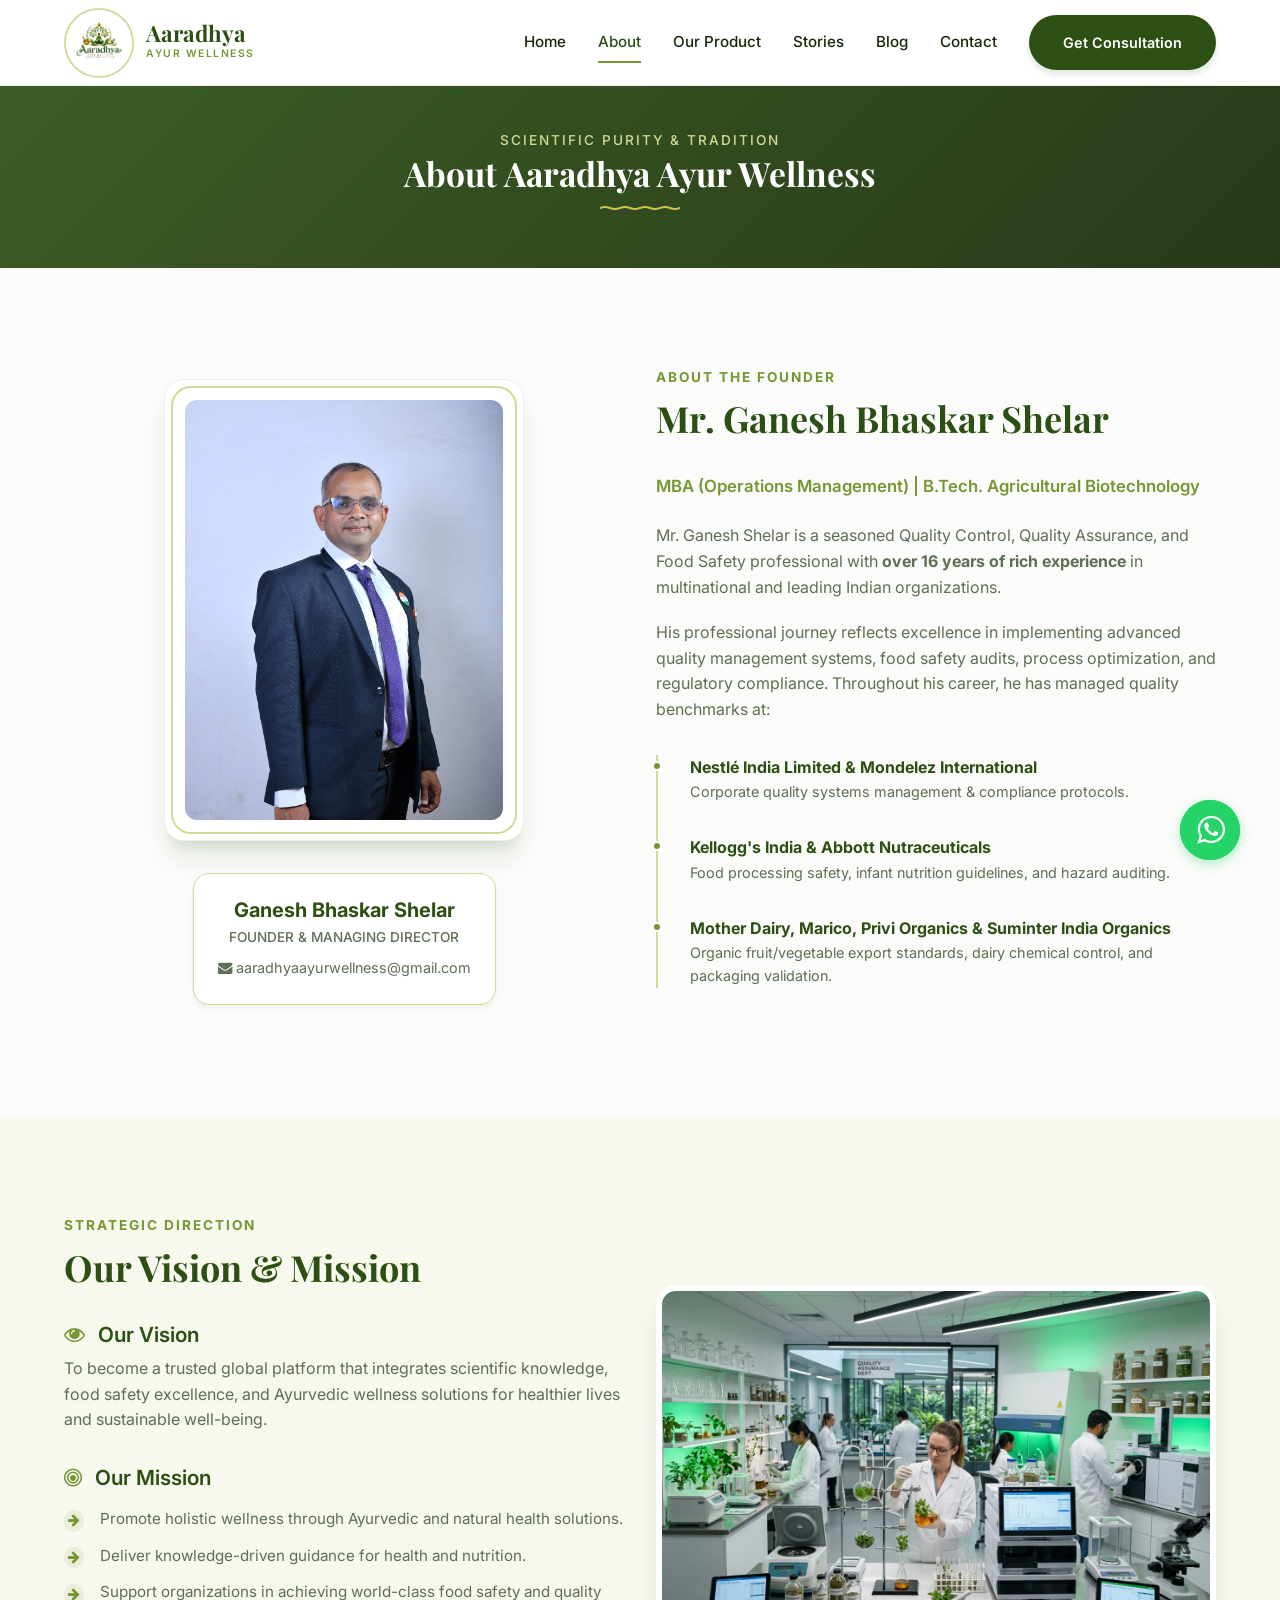
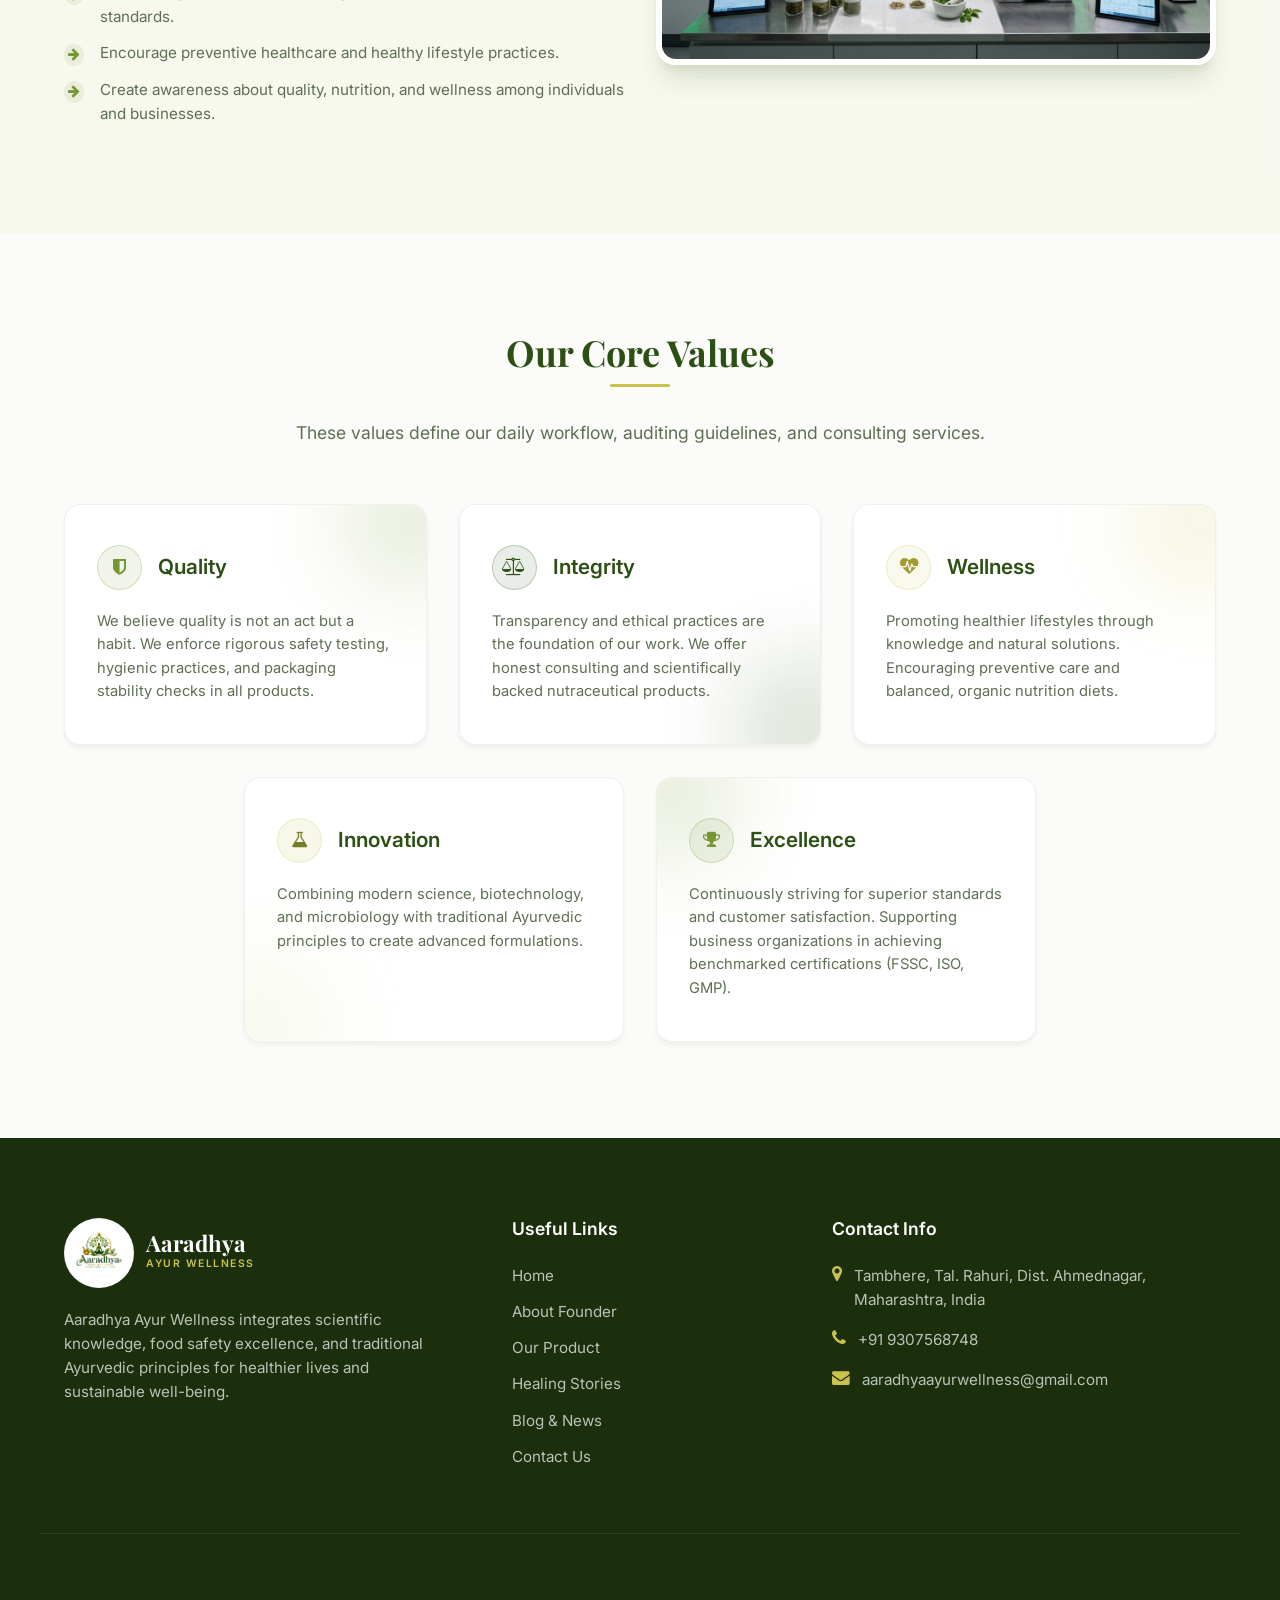
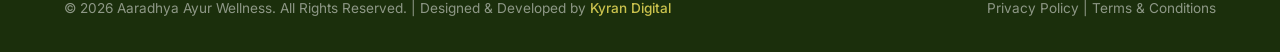
<file: about.html>
<!DOCTYPE html>
<html lang="en">
<head>
  <meta charset="UTF-8">
  <meta name="viewport" content="width=device-width, initial-scale=1.0">
  <meta name="description" content="Learn about Ganesh Bhaskar Shelar, the founder of Aaradhya Ayur Wellness, and our commitment to combining scientific food safety and Ayurvedic solutions.">
  <meta name="keywords" content="Ganesh Bhaskar Shelar, Abbott, Nestle, Kellogg, Mondelez, Food Safety, Quality Assurance, About Aaradhya Ayur Wellness">
  <title>About Us | Aaradhya Ayur Wellness</title>
  
  <!-- Favicon -->
  <link rel="icon" type="image/jpeg" href="images/logo.jpg">
  
  <!-- FontAwesome & CSS Stylesheets -->
  <link rel="stylesheet" href="https://cdnjs.cloudflare.com/ajax/libs/font-awesome/4.7.0/css/font-awesome.min.css">
  <link rel="stylesheet" href="css/style.css">
</head>
<body>

  <!-- Floating WhatsApp Action -->
  <a href="https://wa.me/919307568748" class="whatsapp-floating" target="_blank" rel="noopener noreferrer" aria-label="Contact us on WhatsApp">
    <i class="fa fa-whatsapp"></i>
    <div class="ripple"></div>
  </a>

  <!-- Header & Navigation -->
  <header class="header">
    <div class="container nav-container">
      <a href="index.html" class="logo-area" aria-label="Aaradhya Ayur Wellness Home">
        <img src="images/logo.jpg" alt="Aaradhya Ayur Wellness Logo" class="logo-img">
        <div class="logo-text">
          <span class="brand-name">Aaradhya</span>
          <span class="brand-tagline">Ayur Wellness</span>
        </div>
      </a>
      
      <button class="mobile-menu-toggle" aria-label="Toggle Navigation Menu" aria-expanded="false">&#9776;</button>
      
      <nav class="main-nav" role="navigation">
        <a href="index.html" class="nav-link">Home</a>
        <a href="about.html" class="nav-link active">About</a>
        <a href="products.html" class="nav-link">Our Product</a>
        <a href="healing-stories.html" class="nav-link">Stories</a>
        <a href="blog.html" class="nav-link">Blog</a>
        <a href="contact.html" class="nav-link">Contact</a>
        <a href="contact.html" class="btn nav-cta">Get Consultation</a>
      </nav>
    </div>
  </header>

  <!-- Inner Hero Section -->
  <section class="inner-hero">
    <div class="container">
      <p class="reveal">Scientific Purity & Tradition</p>
      <h1 class="reveal">About Aaradhya Ayur Wellness</h1>
    </div>
  </section>

  <!-- Founder Profile Section -->
  <section id="about-founder">
    <div class="container grid grid-2 why-us-grid">
      <div class="reveal" style="display: flex; flex-direction: column; align-items: center; justify-content: center;">
        <div class="founder-frame">
          <img src="images/founder.jpg" alt="Mr. Ganesh Bhaskar Shelar - Founder of Aaradhya Ayur Wellness">
        </div>
        <div class="card" style="margin-top: 2rem; padding: 1.5rem; text-align: center; border-color: var(--sage);">
          <h4 style="font-family: var(--font-sans); font-weight: 700; color: var(--primary);">Ganesh Bhaskar Shelar</h4>
          <p style="font-size: 0.85rem; color: var(--text-muted); font-weight: 500; text-transform: uppercase; margin-top: 0.25rem;">Founder & Managing Director</p>
          <p style="font-size: 0.9rem; color: var(--text-muted); margin-top: 0.5rem;"><i class="fa fa-envelope" aria-hidden="true"></i> aaradhyaayurwellness@gmail.com</p>
        </div>
      </div>
      
      <div class="why-us-content reveal">
        <span style="color: var(--secondary); font-weight: 700; text-transform: uppercase; letter-spacing: 2px; font-size: 0.85rem;">About the Founder</span>
        <h2 style="margin-top: 0.5rem; padding-bottom: 0; line-height: 1.2;">Mr. Ganesh Bhaskar Shelar</h2>
        <p style="font-size: 1.05rem; font-weight: 600; color: var(--secondary); margin-top: 0.5rem; margin-bottom: 1.5rem;">MBA (Operations Management) | B.Tech. Agricultural Biotechnology</p>
        
        <p style="color: var(--text-muted); margin-bottom: 1.25rem;">
          Mr. Ganesh Shelar is a seasoned Quality Control, Quality Assurance, and Food Safety professional with <strong>over 16 years of rich experience</strong> in multinational and leading Indian organizations. 
        </p>
        <p style="color: var(--text-muted); margin-bottom: 1.25rem;">
          His professional journey reflects excellence in implementing advanced quality management systems, food safety audits, process optimization, and regulatory compliance. Throughout his career, he has managed quality benchmarks at:
        </p>
        
        <!-- Experience Timeline/Companies -->
        <div class="timeline">
          <div class="timeline-item">
            <div class="timeline-company">Nestlé India Limited & Mondelez International</div>
            <div class="timeline-role">Corporate quality systems management & compliance protocols.</div>
          </div>
          <div class="timeline-item">
            <div class="timeline-company">Kellogg's India & Abbott Nutraceuticals</div>
            <div class="timeline-role">Food processing safety, infant nutrition guidelines, and hazard auditing.</div>
          </div>
          <div class="timeline-item">
            <div class="timeline-company">Mother Dairy, Marico, Privi Organics & Suminter India Organics</div>
            <div class="timeline-role">Organic fruit/vegetable export standards, dairy chemical control, and packaging validation.</div>
          </div>
        </div>
      </div>
    </div>
  </section>

  <!-- Vision & Mission Section -->
  <section class="section-muted" id="vision-mission">
    <div class="container grid grid-2 why-us-grid">
      <div class="why-us-content reveal">
        <span style="color: var(--secondary); font-weight: 700; text-transform: uppercase; letter-spacing: 2px; font-size: 0.85rem;">Strategic Direction</span>
        <h2 style="margin-top: 0.5rem; padding-bottom: 0;">Our Vision & Mission</h2>
        
        <div style="margin-top: 2rem;">
          <h3 style="font-family: var(--font-sans); font-weight: 600; font-size: 1.3rem; margin-bottom: 0.5rem; color: var(--primary);"><i class="fa fa-eye" aria-hidden="true" style="margin-right: 0.5rem; color: var(--secondary);"></i> Our Vision</h3>
          <p style="color: var(--text-muted); margin-bottom: 2rem;">To become a trusted global platform that integrates scientific knowledge, food safety excellence, and Ayurvedic wellness solutions for healthier lives and sustainable well-being.</p>
        </div>
        
        <div>
          <h3 style="font-family: var(--font-sans); font-weight: 600; font-size: 1.3rem; margin-bottom: 1rem; color: var(--primary);"><i class="fa fa-bullseye" aria-hidden="true" style="margin-right: 0.5rem; color: var(--secondary);"></i> Our Mission</h3>
          <ul class="why-us-list">
            <li class="why-us-item" style="margin-bottom: 0.75rem;">
              <div class="why-us-icon" style="padding: 0.25rem;"><i class="fa fa-arrow-right" style="font-size: 0.85rem;"></i></div>
              <p style="font-size: 0.95rem; color: var(--text-muted);">Promote holistic wellness through Ayurvedic and natural health solutions.</p>
            </li>
            <li class="why-us-item" style="margin-bottom: 0.75rem;">
              <div class="why-us-icon" style="padding: 0.25rem;"><i class="fa fa-arrow-right" style="font-size: 0.85rem;"></i></div>
              <p style="font-size: 0.95rem; color: var(--text-muted);">Deliver knowledge-driven guidance for health and nutrition.</p>
            </li>
            <li class="why-us-item" style="margin-bottom: 0.75rem;">
              <div class="why-us-icon" style="padding: 0.25rem;"><i class="fa fa-arrow-right" style="font-size: 0.85rem;"></i></div>
              <p style="font-size: 0.95rem; color: var(--text-muted);">Support organizations in achieving world-class food safety and quality standards.</p>
            </li>
            <li class="why-us-item" style="margin-bottom: 0.75rem;">
              <div class="why-us-icon" style="padding: 0.25rem;"><i class="fa fa-arrow-right" style="font-size: 0.85rem;"></i></div>
              <p style="font-size: 0.95rem; color: var(--text-muted);">Encourage preventive healthcare and healthy lifestyle practices.</p>
            </li>
            <li class="why-us-item" style="margin-bottom: 0.75rem;">
              <div class="why-us-icon" style="padding: 0.25rem;"><i class="fa fa-arrow-right" style="font-size: 0.85rem;"></i></div>
              <p style="font-size: 0.95rem; color: var(--text-muted);">Create awareness about quality, nutrition, and wellness among individuals and businesses.</p>
            </li>
          </ul>
        </div>
      </div>
      
      <div class="reveal">
        <div class="why-us-img">
          <img src="images/qa_lab.jpg" alt="Quality Audits and Laboratory Science">
        </div>
      </div>
    </div>
  </section>

  <!-- Core Values Section -->
  <section id="our-values">
    <div class="container">
      <div class="section-title reveal">
        <h2>Our Core Values</h2>
        <p>These values define our daily workflow, auditing guidelines, and consulting services.</p>
      </div>
      
      <div class="values-grid">
        <!-- Value 1 -->
        <div class="card value-card reveal">
          <div class="value-card-header">
            <div class="value-icon-badge">
              <i class="fa fa-shield"></i>
            </div>
            <h3>Quality</h3>
          </div>
          <p>We believe quality is not an act but a habit. We enforce rigorous safety testing, hygienic practices, and packaging stability checks in all products.</p>
        </div>
        <!-- Value 2 -->
        <div class="card value-card reveal">
          <div class="value-card-header">
            <div class="value-icon-badge">
              <i class="fa fa-balance-scale"></i>
            </div>
            <h3>Integrity</h3>
          </div>
          <p>Transparency and ethical practices are the foundation of our work. We offer honest consulting and scientifically backed nutraceutical products.</p>
        </div>
        <!-- Value 3 -->
        <div class="card value-card reveal">
          <div class="value-card-header">
            <div class="value-icon-badge">
              <i class="fa fa-heartbeat"></i>
            </div>
            <h3>Wellness</h3>
          </div>
          <p>Promoting healthier lifestyles through knowledge and natural solutions. Encouraging preventive care and balanced, organic nutrition diets.</p>
        </div>
        <!-- Value 4 -->
        <div class="card value-card reveal">
          <div class="value-card-header">
            <div class="value-icon-badge">
              <i class="fa fa-flask"></i>
            </div>
            <h3>Innovation</h3>
          </div>
          <p>Combining modern science, biotechnology, and microbiology with traditional Ayurvedic principles to create advanced formulations.</p>
        </div>
        <!-- Value 5 -->
        <div class="card value-card reveal">
          <div class="value-card-header">
            <div class="value-icon-badge">
              <i class="fa fa-trophy"></i>
            </div>
            <h3>Excellence</h3>
          </div>
          <p>Continuously striving for superior standards and customer satisfaction. Supporting business organizations in achieving benchmarked certifications (FSSC, ISO, GMP).</p>
        </div>
      </div>
    </div>
  </section>

  <!-- Footer -->
  <footer class="footer">
    <div class="container footer-top">
      <div class="footer-brand">
        <a href="index.html" class="footer-logo">
          <img src="images/logo.jpg" alt="Aaradhya Ayur Wellness Logo" class="logo-img">
          <div class="logo-text">
            <span class="brand-name" style="color: #ffffff;">Aaradhya</span>
            <span class="brand-tagline" style="color: var(--accent);">Ayur Wellness</span>
          </div>
        </a>
        <p>Aaradhya Ayur Wellness integrates scientific knowledge, food safety excellence, and traditional Ayurvedic principles for healthier lives and sustainable well-being.</p>

      </div>
      
      <div class="footer-links">
        <h4>Useful Links</h4>
        <ul class="footer-links-list">
          <li><a href="index.html">Home</a></li>
          <li><a href="about.html">About Founder</a></li>
          <li><a href="products.html">Our Product</a></li>
          <li><a href="healing-stories.html">Healing Stories</a></li>
          <li><a href="blog.html">Blog & News</a></li>
          <li><a href="contact.html">Contact Us</a></li>
        </ul>
      </div>
      
      <div class="footer-contact">
        <h4>Contact Info</h4>
        <div class="footer-contact-details">
          <div class="footer-contact-item">
            <i class="fa fa-map-marker footer-contact-icon" aria-hidden="true"></i>
            <span>Tambhere, Tal. Rahuri, Dist. Ahmednagar, Maharashtra, India</span>
          </div>
          <div class="footer-contact-item">
            <i class="fa fa-phone footer-contact-icon" aria-hidden="true"></i>
            <a href="tel:+919307568748">+91 9307568748</a>
          </div>
          <div class="footer-contact-item">
            <i class="fa fa-envelope footer-contact-icon" aria-hidden="true"></i>
            <a href="mailto:aaradhyaayurwellness@gmail.com">aaradhyaayurwellness@gmail.com</a>
          </div>
        </div>
      </div>
    </div>
    
    <div class="container footer-bottom">
      <p>&copy; 2026 Aaradhya Ayur Wellness. All Rights Reserved. | Designed & Developed by <a href="http://kyrandigital.com" target="_blank" rel="noopener noreferrer" style="color: var(--accent); font-weight: 500; text-decoration: none;">Kyran Digital</a></p>
      <div>
        <a href="#">Privacy Policy</a> | <a href="#">Terms & Conditions</a>
      </div>
    </div>
  </footer>

  <!-- Scripts -->
  <script src="js/main.js"></script>
</body>
</html>
</file>
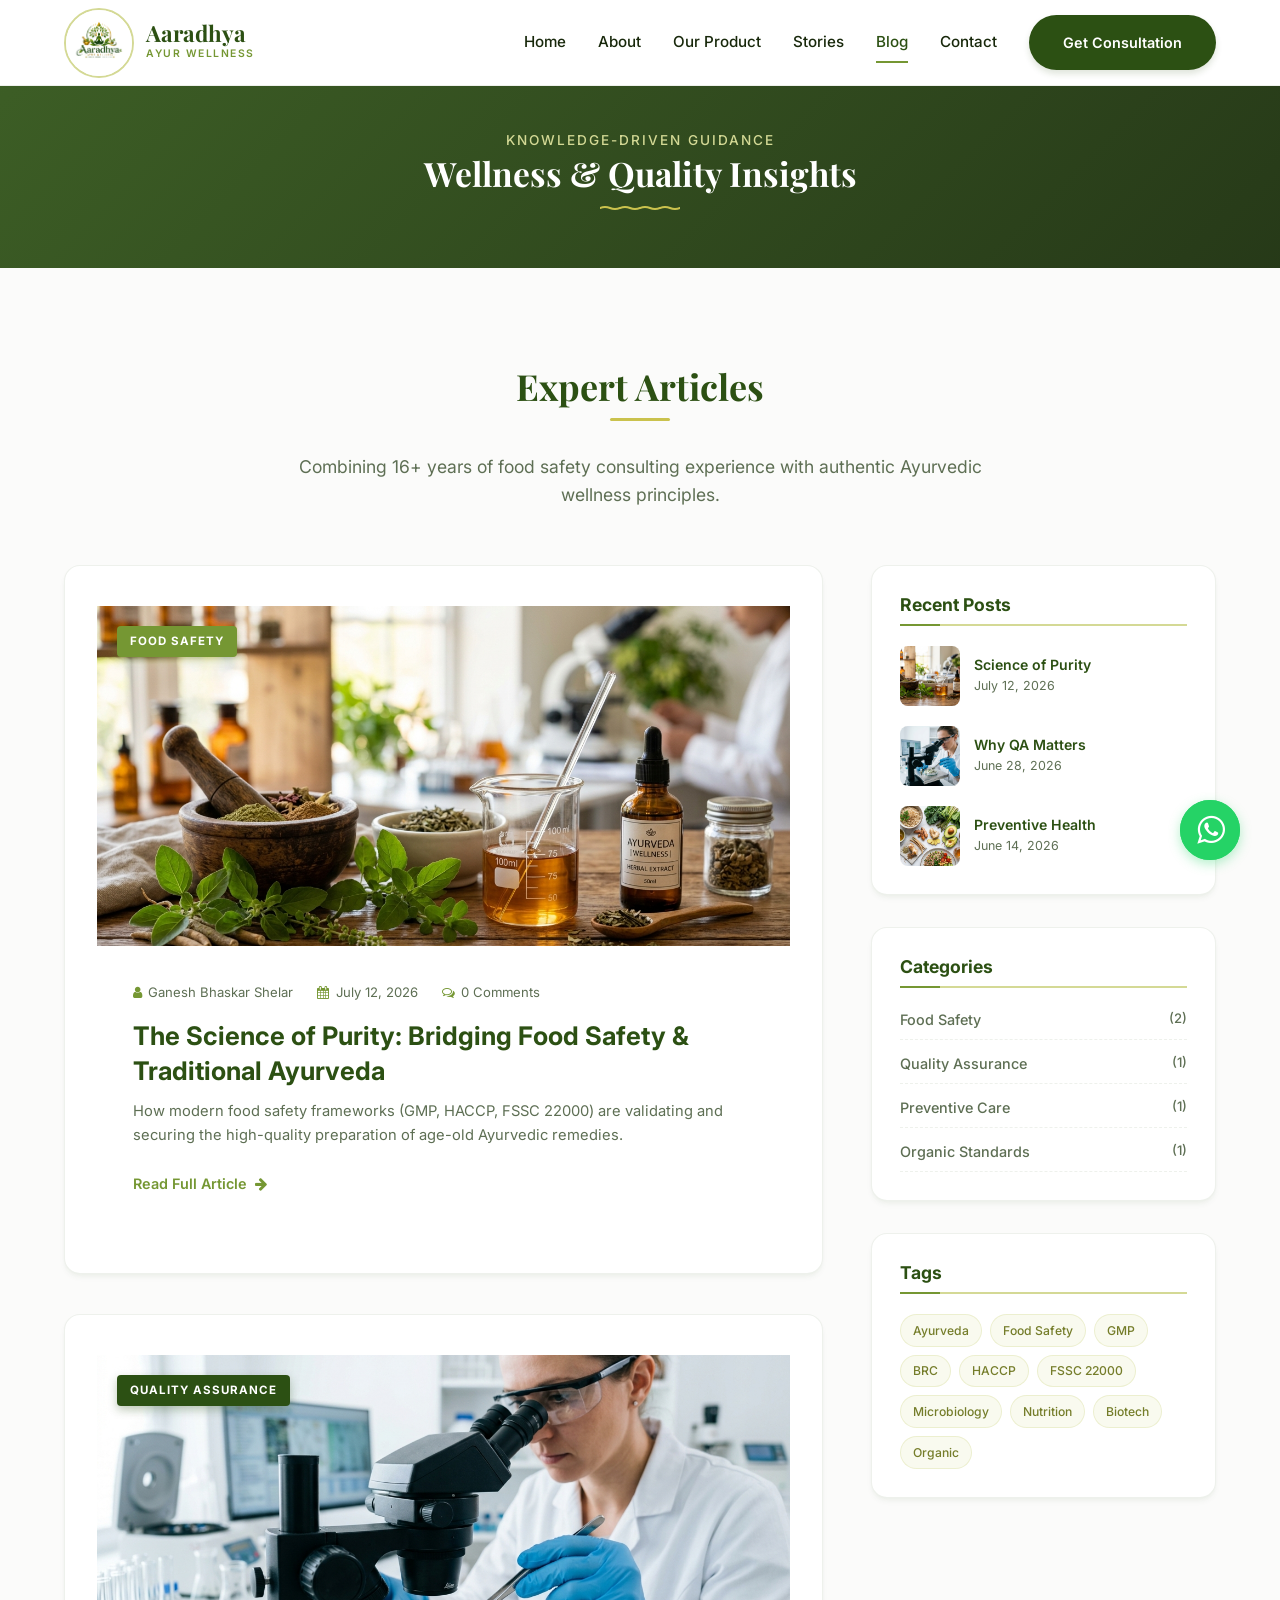
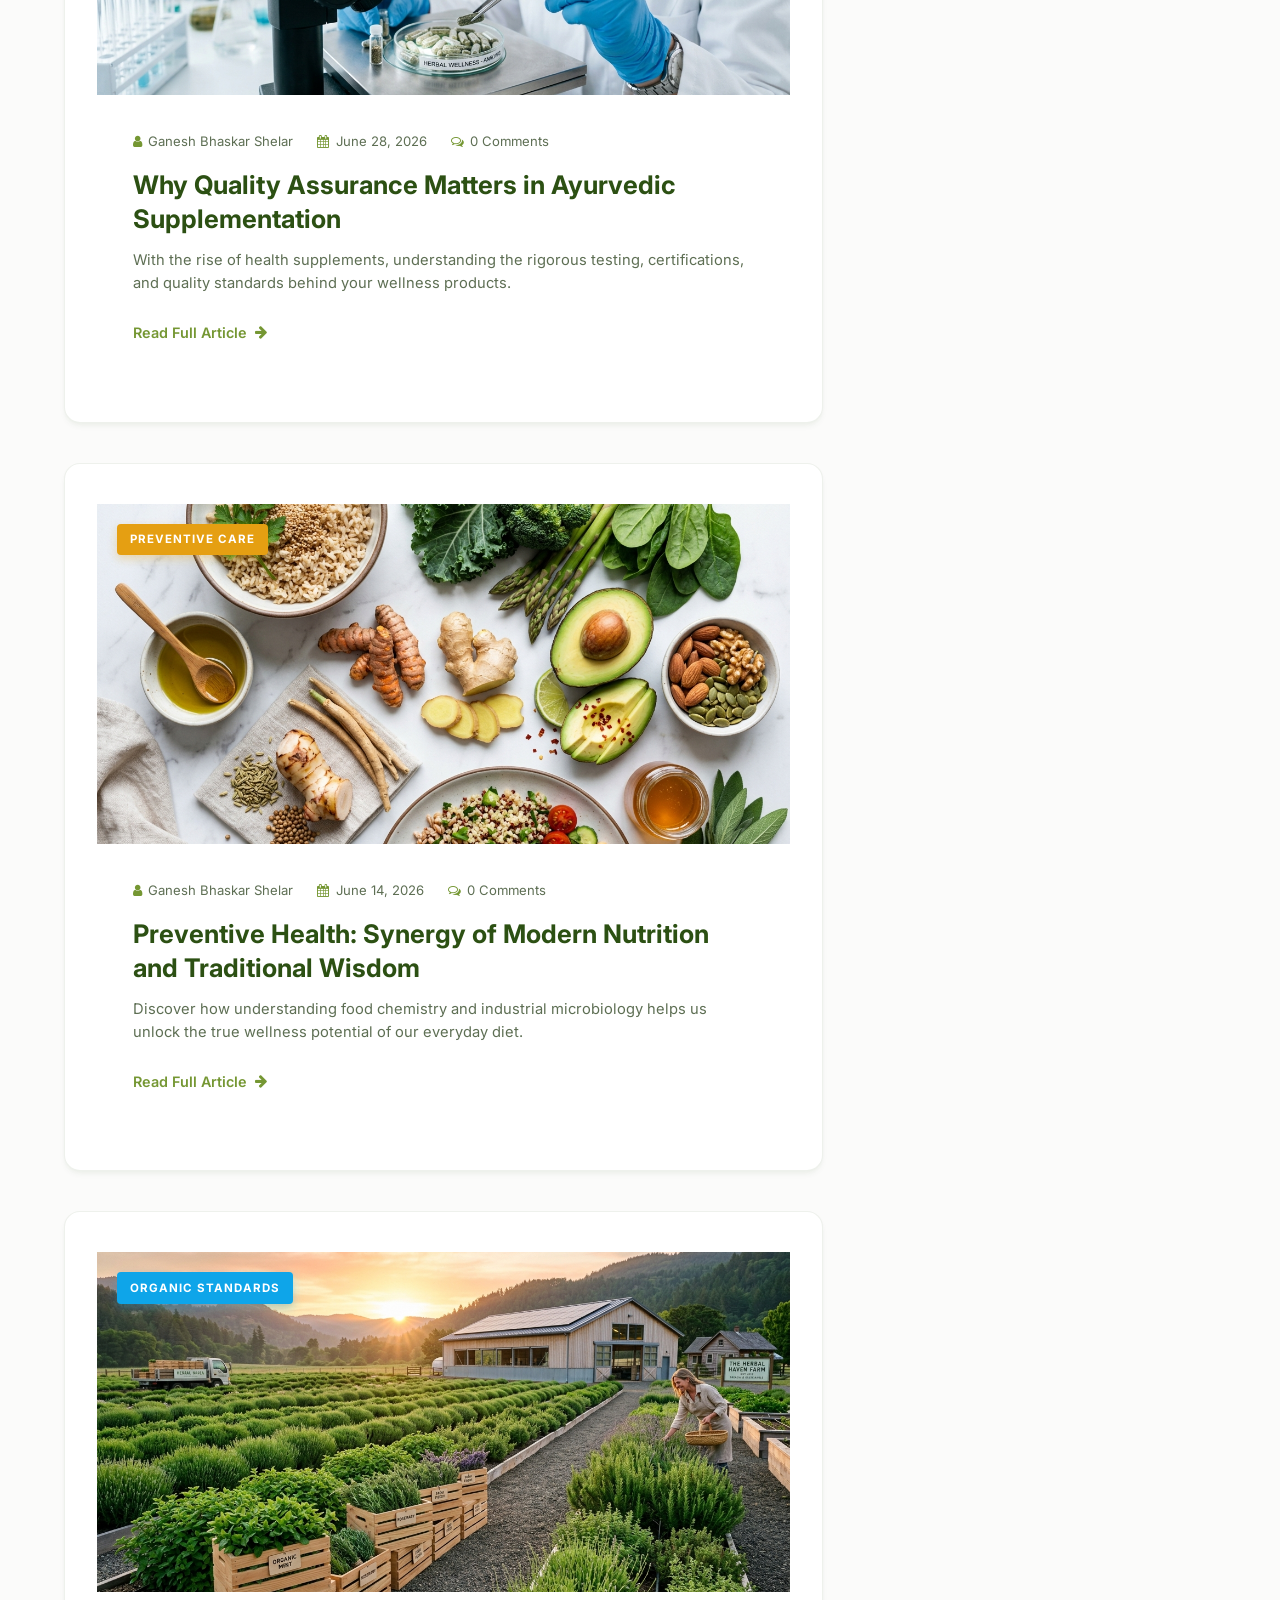
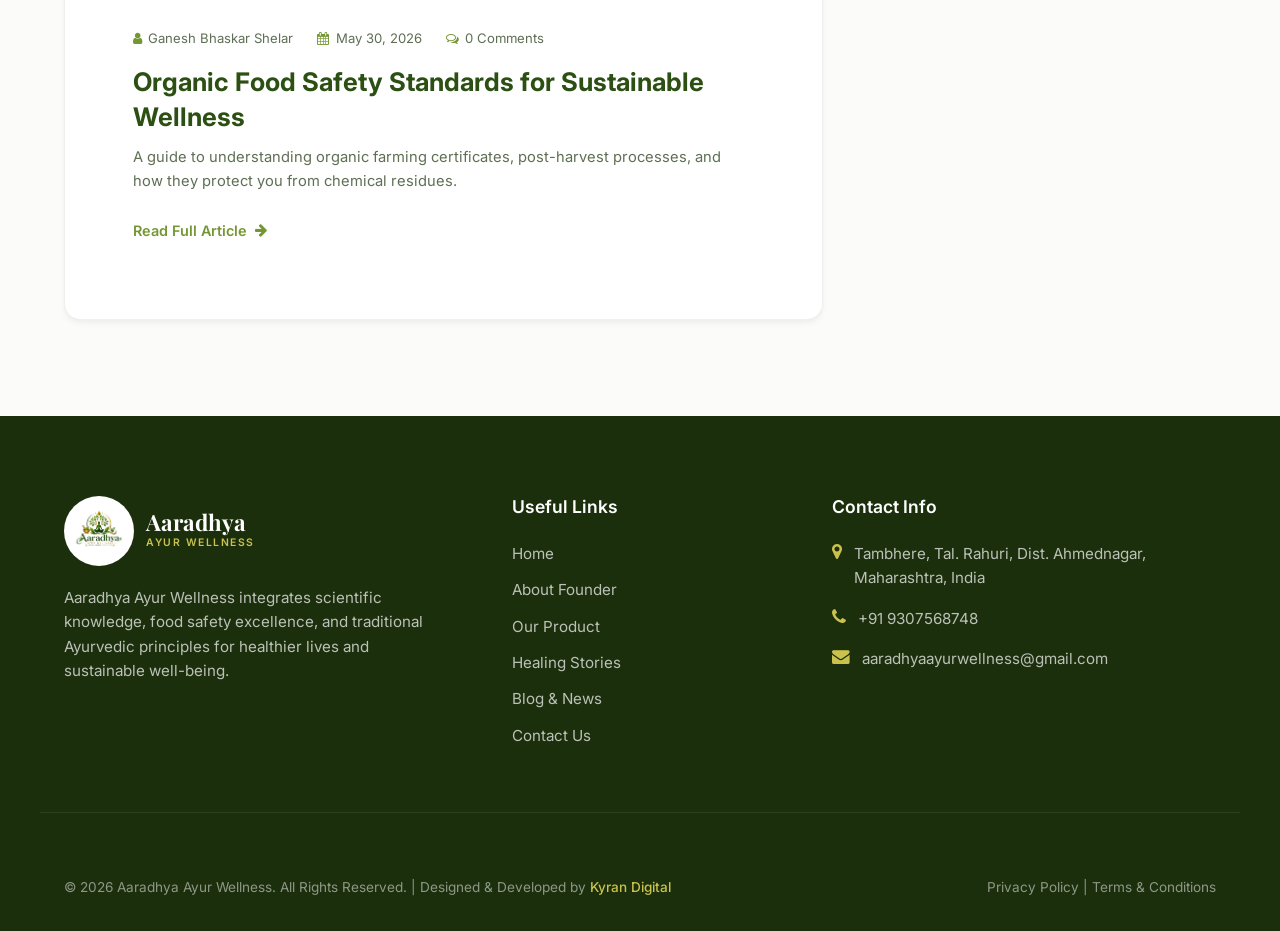
<file: blog.html>
<!DOCTYPE html>
<html lang="en">
<head>
  <meta charset="UTF-8">
  <meta name="viewport" content="width=device-width, initial-scale=1.0">
  <meta name="description" content="Read articles on Food Safety, Quality Control, Agricultural Biotechnology, and traditional Ayurvedic wellness systems, written by Ganesh Bhaskar Shelar.">
  <meta name="keywords" content="Ayurveda Blog, Food Safety articles, Quality Assurance Blog, Wellness, Biotechnology health, Ganesh Shelar">
  <title>Blog & Insights | Aaradhya Ayur Wellness</title>
  
  <!-- Favicon -->
  <link rel="icon" type="image/jpeg" href="images/logo.jpg">
  
  <!-- FontAwesome & CSS Stylesheets -->
  <link rel="stylesheet" href="https://cdnjs.cloudflare.com/ajax/libs/font-awesome/4.7.0/css/font-awesome.min.css">
  <link rel="stylesheet" href="css/style.css">
</head>
<body>

  <!-- Floating WhatsApp Action -->
  <a href="https://wa.me/919307568748" class="whatsapp-floating" target="_blank" rel="noopener noreferrer" aria-label="Contact us on WhatsApp">
    <i class="fa fa-whatsapp"></i>
    <div class="ripple"></div>
  </a>

  <!-- Header & Navigation -->
  <header class="header">
    <div class="container nav-container">
      <a href="index.html" class="logo-area" aria-label="Aaradhya Ayur Wellness Home">
        <img src="images/logo.jpg" alt="Aaradhya Ayur Wellness Logo" class="logo-img">
        <div class="logo-text">
          <span class="brand-name">Aaradhya</span>
          <span class="brand-tagline">Ayur Wellness</span>
        </div>
      </a>
      
      <button class="mobile-menu-toggle" aria-label="Toggle Navigation Menu" aria-expanded="false">&#9776;</button>
      
      <nav class="main-nav" role="navigation">
        <a href="index.html" class="nav-link">Home</a>
        <a href="about.html" class="nav-link">About</a>
        <a href="products.html" class="nav-link">Our Product</a>
        <a href="healing-stories.html" class="nav-link">Stories</a>
        <a href="blog.html" class="nav-link active">Blog</a>
        <a href="contact.html" class="nav-link">Contact</a>
        <a href="contact.html" class="btn nav-cta">Get Consultation</a>
      </nav>
    </div>
  </header>

  <!-- Inner Hero Section -->
  <section class="inner-hero">
    <div class="container">
      <p class="reveal">Knowledge-driven Guidance</p>
      <h1 class="reveal">Wellness & Quality Insights</h1>
    </div>
  </section>

  <!-- Blogs List Grid -->
  <section id="blogs-section">
    <div class="container">
      <div class="section-title reveal">
        <h2>Expert Articles</h2>
        <p>Combining 16+ years of food safety consulting experience with authentic Ayurvedic wellness principles.</p>
      </div>

      <div class="blog-layout-container">
        <!-- Left: Blog Posts List -->
        <div class="blog-posts-col">
          <!-- Blog 1 -->
          <article class="card blog-card reveal">
            <div class="blog-img-wrapper">
              <img src="images/blog_purity.jpg" alt="Science of Purity">
              <span class="blog-category-badge">Food Safety</span>
            </div>
            <div class="blog-card-content">
              <div class="blog-meta">
                <span><i class="fa fa-user"></i> Ganesh Bhaskar Shelar</span>
                <span><i class="fa fa-calendar"></i> July 12, 2026</span>
                <span><i class="fa fa-comments-o"></i> 0 Comments</span>
              </div>
              <h3><a href="#" class="blog-readmore" data-id="1">The Science of Purity: Bridging Food Safety & Traditional Ayurveda</a></h3>
              <p class="blog-excerpt">How modern food safety frameworks (GMP, HACCP, FSSC 22000) are validating and securing the high-quality preparation of age-old Ayurvedic remedies.</p>
              <a href="#" class="blog-readmore-link blog-readmore" data-id="1" aria-label="Read Science of Purity article">
                Read Full Article <i class="fa fa-arrow-right" aria-hidden="true"></i>
              </a>
            </div>
          </article>

          <!-- Blog 2 -->
          <article class="card blog-card reveal">
            <div class="blog-img-wrapper">
              <img src="images/blog_qa.jpg" alt="Quality Assurance">
              <span class="blog-category-badge">Quality Assurance</span>
            </div>
            <div class="blog-card-content">
              <div class="blog-meta">
                <span><i class="fa fa-user"></i> Ganesh Bhaskar Shelar</span>
                <span><i class="fa fa-calendar"></i> June 28, 2026</span>
                <span><i class="fa fa-comments-o"></i> 0 Comments</span>
              </div>
              <h3><a href="#" class="blog-readmore" data-id="2">Why Quality Assurance Matters in Ayurvedic Supplementation</a></h3>
              <p class="blog-excerpt">With the rise of health supplements, understanding the rigorous testing, certifications, and quality standards behind your wellness products.</p>
              <a href="#" class="blog-readmore-link blog-readmore" data-id="2" aria-label="Read Quality Assurance article">
                Read Full Article <i class="fa fa-arrow-right" aria-hidden="true"></i>
              </a>
            </div>
          </article>

          <!-- Blog 3 -->
          <article class="card blog-card reveal">
            <div class="blog-img-wrapper">
              <img src="images/blog_preventive.jpg" alt="Preventive Health">
              <span class="blog-category-badge">Preventive Care</span>
            </div>
            <div class="blog-card-content">
              <div class="blog-meta">
                <span><i class="fa fa-user"></i> Ganesh Bhaskar Shelar</span>
                <span><i class="fa fa-calendar"></i> June 14, 2026</span>
                <span><i class="fa fa-comments-o"></i> 0 Comments</span>
              </div>
              <h3><a href="#" class="blog-readmore" data-id="3">Preventive Health: Synergy of Modern Nutrition and Traditional Wisdom</a></h3>
              <p class="blog-excerpt">Discover how understanding food chemistry and industrial microbiology helps us unlock the true wellness potential of our everyday diet.</p>
              <a href="#" class="blog-readmore-link blog-readmore" data-id="3" aria-label="Read Preventive Health article">
                Read Full Article <i class="fa fa-arrow-right" aria-hidden="true"></i>
              </a>
            </div>
          </article>

          <!-- Blog 4 -->
          <article class="card blog-card reveal">
            <div class="blog-img-wrapper">
              <img src="images/blog_organic.jpg" alt="Organic Standards">
              <span class="blog-category-badge">Organic Standards</span>
            </div>
            <div class="blog-card-content">
              <div class="blog-meta">
                <span><i class="fa fa-user"></i> Ganesh Bhaskar Shelar</span>
                <span><i class="fa fa-calendar"></i> May 30, 2026</span>
                <span><i class="fa fa-comments-o"></i> 0 Comments</span>
              </div>
              <h3><a href="#" class="blog-readmore" data-id="4">Organic Food Safety Standards for Sustainable Wellness</a></h3>
              <p class="blog-excerpt">A guide to understanding organic farming certificates, post-harvest processes, and how they protect you from chemical residues.</p>
              <a href="#" class="blog-readmore-link blog-readmore" data-id="4" aria-label="Read Organic Standards article">
                Read Full Article <i class="fa fa-arrow-right" aria-hidden="true"></i>
              </a>
            </div>
          </article>
        </div>

        <!-- Right: Blog Sidebar -->
        <aside class="blog-sidebar">
          <!-- Widget: Recent Posts -->
          <div class="sidebar-widget reveal">
            <h4 class="widget-title">Recent Posts</h4>
            <div class="recent-posts-list">
              <div class="recent-post-item blog-readmore" data-id="1" style="display: flex; gap: 0.85rem; align-items: center; cursor: pointer;">
                <img src="images/blog_purity.jpg" alt="Science of Purity Thumbnail" class="recent-post-thumb">
                <div class="recent-post-info">
                  <h5>Science of Purity</h5>
                  <span>July 12, 2026</span>
                </div>
              </div>
              <div class="recent-post-item blog-readmore" data-id="2" style="display: flex; gap: 0.85rem; align-items: center; cursor: pointer;">
                <img src="images/blog_qa.jpg" alt="Quality Assurance Thumbnail" class="recent-post-thumb">
                <div class="recent-post-info">
                  <h5>Why QA Matters</h5>
                  <span>June 28, 2026</span>
                </div>
              </div>
              <div class="recent-post-item blog-readmore" data-id="3" style="display: flex; gap: 0.85rem; align-items: center; cursor: pointer;">
                <img src="images/blog_preventive.jpg" alt="Preventive Health Thumbnail" class="recent-post-thumb">
                <div class="recent-post-info">
                  <h5>Preventive Health</h5>
                  <span>June 14, 2026</span>
                </div>
              </div>
            </div>
          </div>

          <!-- Widget: Categories -->
          <div class="sidebar-widget reveal">
            <h4 class="widget-title">Categories</h4>
            <ul class="widget-categories">
              <li><a href="#" class="category-link">Food Safety <span>(2)</span></a></li>
              <li><a href="#" class="category-link">Quality Assurance <span>(1)</span></a></li>
              <li><a href="#" class="category-link">Preventive Care <span>(1)</span></a></li>
              <li><a href="#" class="category-link">Organic Standards <span>(1)</span></a></li>
            </ul>
          </div>

          <!-- Widget: Tags -->
          <div class="sidebar-widget reveal">
            <h4 class="widget-title">Tags</h4>
            <div class="widget-tags">
              <span class="tag-pill">Ayurveda</span>
              <span class="tag-pill">Food Safety</span>
              <span class="tag-pill">GMP</span>
              <span class="tag-pill">BRC</span>
              <span class="tag-pill">HACCP</span>
              <span class="tag-pill">FSSC 22000</span>
              <span class="tag-pill">Microbiology</span>
              <span class="tag-pill">Nutrition</span>
              <span class="tag-pill">Biotech</span>
              <span class="tag-pill">Organic</span>
            </div>
          </div>
        </aside>
      </div>
    </div>
  </section>

  <!-- Interactive Article Modal Reader -->
  <div id="blog-modal" class="modal" role="dialog" aria-modal="true" aria-labelledby="modal-title">
    <div class="modal-content">
      <button class="modal-close" aria-label="Close article modal">&times;</button>
      <article id="blog-modal-article" class="modal-article">
        <!-- Content will be injected dynamically via JS -->
      </article>
    </div>
  </div>

  <!-- Footer -->
  <footer class="footer">
    <div class="container footer-top">
      <div class="footer-brand">
        <a href="index.html" class="footer-logo">
          <img src="images/logo.jpg" alt="Aaradhya Ayur Wellness Logo" class="logo-img">
          <div class="logo-text">
            <span class="brand-name" style="color: #ffffff;">Aaradhya</span>
            <span class="brand-tagline" style="color: var(--accent);">Ayur Wellness</span>
          </div>
        </a>
        <p>Aaradhya Ayur Wellness integrates scientific knowledge, food safety excellence, and traditional Ayurvedic principles for healthier lives and sustainable well-being.</p>

      </div>
      
      <div class="footer-links">
        <h4>Useful Links</h4>
        <ul class="footer-links-list">
          <li><a href="index.html">Home</a></li>
          <li><a href="about.html">About Founder</a></li>
          <li><a href="products.html">Our Product</a></li>
          <li><a href="healing-stories.html">Healing Stories</a></li>
          <li><a href="blog.html">Blog & News</a></li>
          <li><a href="contact.html">Contact Us</a></li>
        </ul>
      </div>
      
      <div class="footer-contact">
        <h4>Contact Info</h4>
        <div class="footer-contact-details">
          <div class="footer-contact-item">
            <i class="fa fa-map-marker footer-contact-icon" aria-hidden="true"></i>
            <span>Tambhere, Tal. Rahuri, Dist. Ahmednagar, Maharashtra, India</span>
          </div>
          <div class="footer-contact-item">
            <i class="fa fa-phone footer-contact-icon" aria-hidden="true"></i>
            <a href="tel:+919307568748">+91 9307568748</a>
          </div>
          <div class="footer-contact-item">
            <i class="fa fa-envelope footer-contact-icon" aria-hidden="true"></i>
            <a href="mailto:aaradhyaayurwellness@gmail.com">aaradhyaayurwellness@gmail.com</a>
          </div>
        </div>
      </div>
    </div>
    
    <div class="container footer-bottom">
      <p>&copy; 2026 Aaradhya Ayur Wellness. All Rights Reserved. | Designed & Developed by <a href="http://kyrandigital.com" target="_blank" rel="noopener noreferrer" style="color: var(--accent); font-weight: 500; text-decoration: none;">Kyran Digital</a></p>
      <div>
        <a href="#">Privacy Policy</a> | <a href="#">Terms & Conditions</a>
      </div>
    </div>
  </footer>

  <!-- Scroll To Top Button -->
  <button id="scroll-to-top" class="scroll-to-top-btn" aria-label="Scroll to top">
    <i class="fa fa-chevron-up"></i>
  </button>

  <!-- Scripts -->
  <script src="js/main.js"></script>
</body>
</html>
</file>
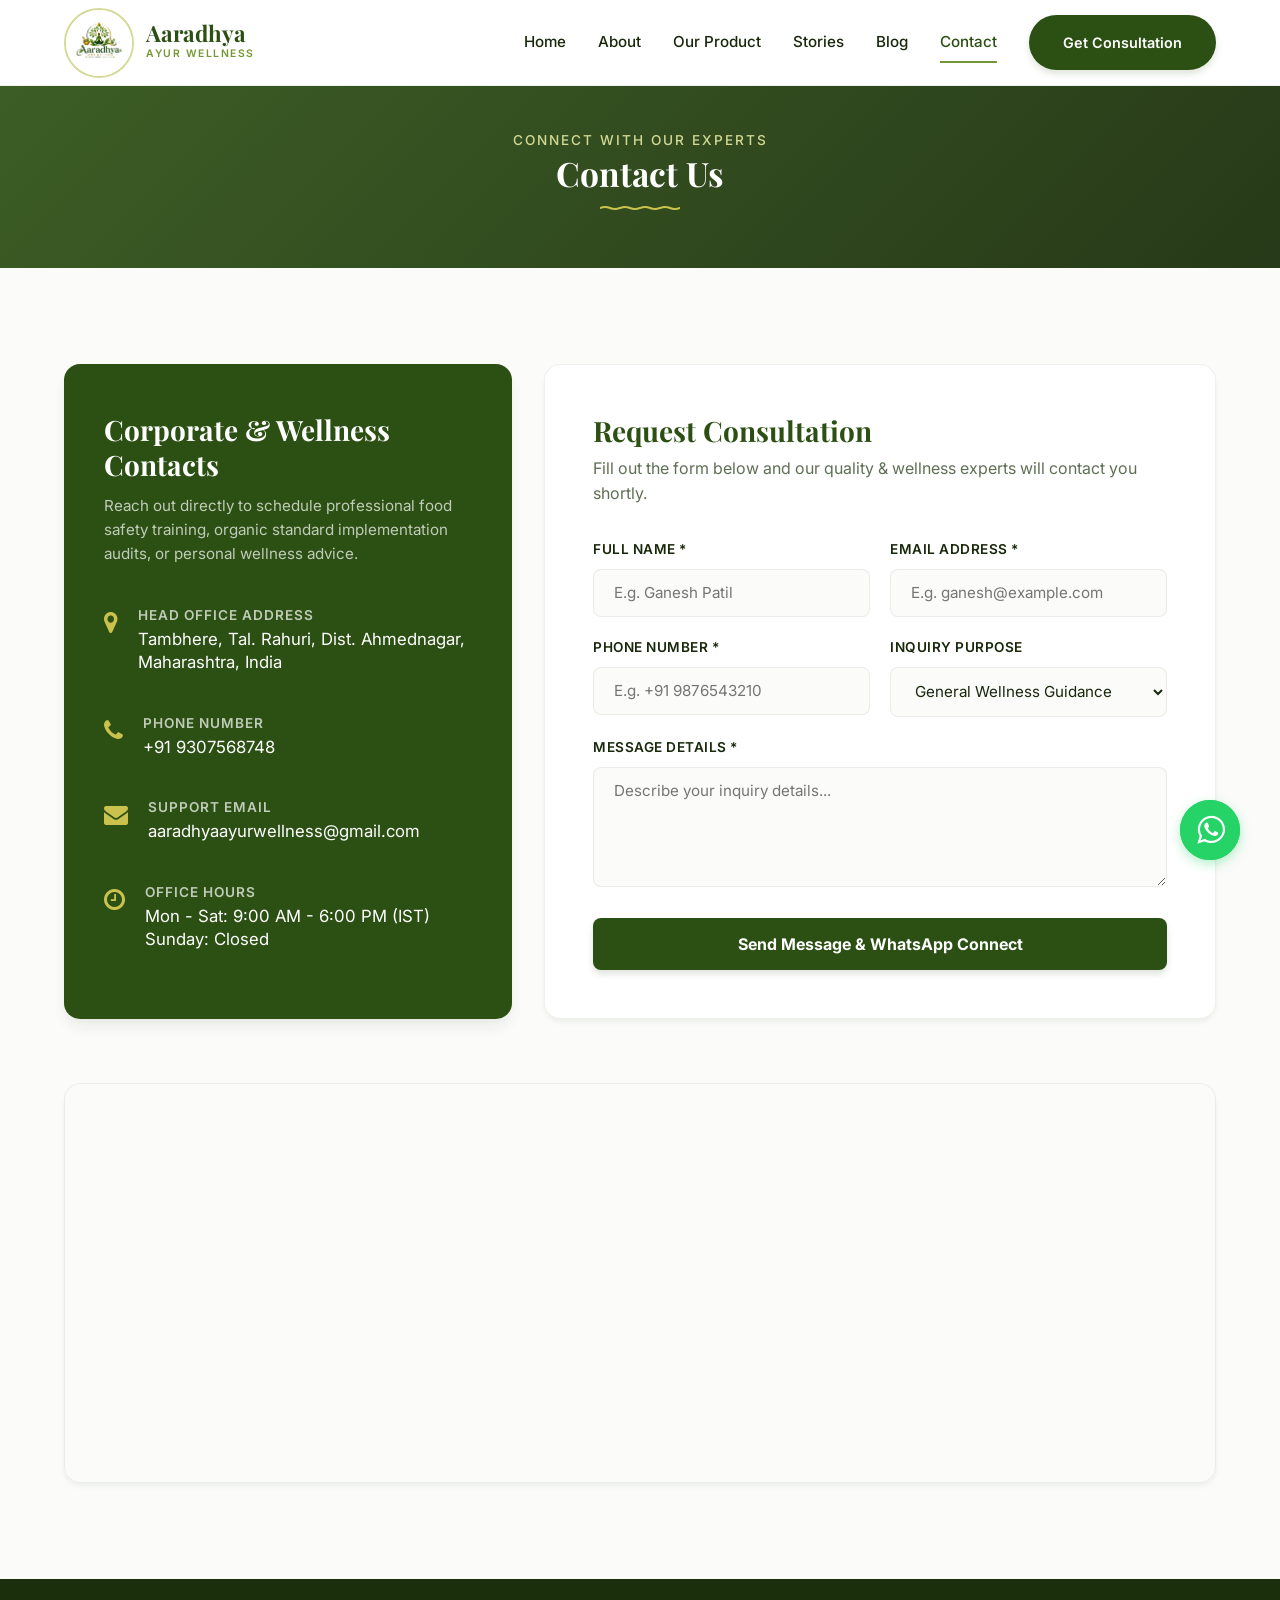
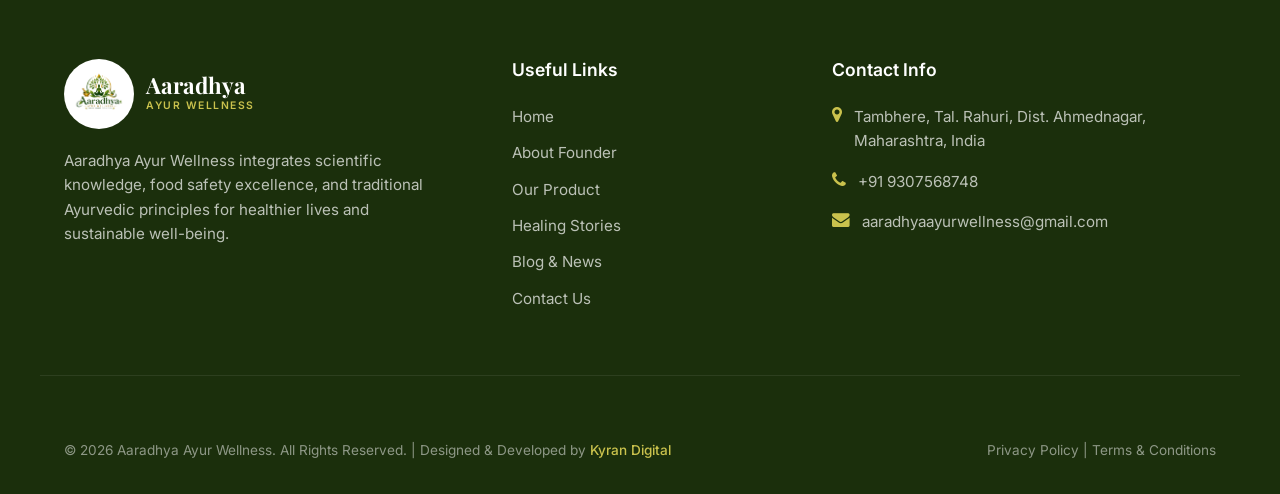
<file: contact.html>
<!DOCTYPE html>
<html lang="en">
<head>
  <meta charset="UTF-8">
  <meta name="viewport" content="width=device-width, initial-scale=1.0">
  <meta name="description" content="Get in touch with Aaradhya Ayur Wellness for health consultations, corporate food safety audits, training, and premium quality consulting services.">
  <meta name="keywords" content="Aaradhya Contact, Ganesh Shelar phone number, food safety consultant Maharashtra, Rahuri contact, Ayur wellness consultation">
  <title>Contact Us | Aaradhya Ayur Wellness</title>
  
  <!-- Favicon -->
  <link rel="icon" type="image/jpeg" href="images/logo.jpg">
  
  <!-- FontAwesome & CSS Stylesheets -->
  <link rel="stylesheet" href="https://cdnjs.cloudflare.com/ajax/libs/font-awesome/4.7.0/css/font-awesome.min.css">
  <link rel="stylesheet" href="css/style.css">
</head>
<body>

  <!-- Floating WhatsApp Action -->
  <a href="https://wa.me/919307568748" class="whatsapp-floating" target="_blank" rel="noopener noreferrer" aria-label="Contact us on WhatsApp">
    <i class="fa fa-whatsapp"></i>
    <div class="ripple"></div>
  </a>

  <!-- Header & Navigation -->
  <header class="header">
    <div class="container nav-container">
      <a href="index.html" class="logo-area" aria-label="Aaradhya Ayur Wellness Home">
        <img src="images/logo.jpg" alt="Aaradhya Ayur Wellness Logo" class="logo-img">
        <div class="logo-text">
          <span class="brand-name">Aaradhya</span>
          <span class="brand-tagline">Ayur Wellness</span>
        </div>
      </a>
      
      <button class="mobile-menu-toggle" aria-label="Toggle Navigation Menu" aria-expanded="false">&#9776;</button>
      
      <nav class="main-nav" role="navigation">
        <a href="index.html" class="nav-link">Home</a>
        <a href="about.html" class="nav-link">About</a>
        <a href="products.html" class="nav-link">Our Product</a>
        <a href="healing-stories.html" class="nav-link">Stories</a>
        <a href="blog.html" class="nav-link">Blog</a>
        <a href="contact.html" class="nav-link active">Contact</a>
        <a href="contact.html" class="btn nav-cta">Get Consultation</a>
      </nav>
    </div>
  </header>

  <!-- Inner Hero Section -->
  <section class="inner-hero">
    <div class="container">
      <p class="reveal">Connect With Our Experts</p>
      <h1 class="reveal">Contact Us</h1>
    </div>
  </section>

  <!-- Contact Section Grid -->
  <section id="contact-section">
    <div class="container">
      <div class="grid contact-grid">
        
        <!-- Info Column -->
        <div class="contact-info-panel reveal">
          <div>
            <h3>Corporate & Wellness Contacts</h3>
            <p style="margin-top: 0.75rem; color: rgba(255,255,255,0.7); font-size: 0.95rem;">
              Reach out directly to schedule professional food safety training, organic standard implementation audits, or personal wellness advice.
            </p>
          </div>
          
          <div class="contact-item">
            <i class="fa fa-map-marker contact-icon" aria-hidden="true"></i>
            <div class="contact-item-text">
              <h4>Head Office Address</h4>
              <p>Tambhere, Tal. Rahuri, Dist. Ahmednagar, Maharashtra, India</p>
            </div>
          </div>
          
          <div class="contact-item">
            <i class="fa fa-phone contact-icon" aria-hidden="true"></i>
            <div class="contact-item-text">
              <h4>Phone Number</h4>
              <p><a href="tel:+919307568748" style="color: #ffffff;">+91 9307568748</a></p>
            </div>
          </div>
          
          <div class="contact-item">
            <i class="fa fa-envelope contact-icon" aria-hidden="true"></i>
            <div class="contact-item-text">
              <h4>Support Email</h4>
              <p><a href="mailto:aaradhyaayurwellness@gmail.com" style="color: #ffffff;">aaradhyaayurwellness@gmail.com</a></p>
            </div>
          </div>
          
          <div class="contact-item">
            <i class="fa fa-clock-o contact-icon" aria-hidden="true"></i>
            <div class="contact-item-text">
              <h4>Office Hours</h4>
              <p>Mon - Sat: 9:00 AM - 6:00 PM (IST)<br>Sunday: Closed</p>
            </div>
          </div>
        </div>

        <!-- Form Column -->
        <div class="contact-form-panel reveal">
          <div class="form-title">
            <h3>Request Consultation</h3>
            <p>Fill out the form below and our quality & wellness experts will contact you shortly.</p>
          </div>
          
          <form id="consultation-form" novalidate>
            <div class="grid grid-2" style="gap: 1.25rem; margin-bottom: 1.25rem;">
              <div class="form-group" style="margin-bottom: 0;">
                <label for="contact-name" class="form-label">Full Name *</label>
                <input type="text" id="contact-name" class="form-control" placeholder="E.g. Ganesh Patil" required>
              </div>
              <div class="form-group" style="margin-bottom: 0;">
                <label for="contact-email" class="form-label">Email Address *</label>
                <input type="email" id="contact-email" class="form-control" placeholder="E.g. ganesh@example.com" required>
              </div>
            </div>
            
            <div class="grid grid-2" style="gap: 1.25rem; margin-bottom: 1.25rem;">
              <div class="form-group" style="margin-bottom: 0;">
                <label for="contact-phone" class="form-label">Phone Number *</label>
                <input type="tel" id="contact-phone" class="form-control" placeholder="E.g. +91 9876543210" required>
              </div>
              <div class="form-group" style="margin-bottom: 0;">
                <label for="contact-subject" class="form-label">Inquiry Purpose</label>
                <select id="contact-subject" class="form-control">
                  <option value="General Wellness Guidance">General Wellness Guidance</option>
                  <option value="Food Safety Consulting">Food Safety & Quality Consulting</option>
                  <option value="Quality Systems Implementation">Quality Systems (ISO/FSSC) Setup</option>
                  <option value="Training & Audits">Corporate Training & Audits</option>
                  <option value="Product Inquiries">Product Purchase / Catalog Info</option>
                </select>
              </div>
            </div>
            
            <div class="form-group">
              <label for="contact-message" class="form-label">Message Details *</label>
              <textarea id="contact-message" class="form-control" placeholder="Describe your inquiry details..." required></textarea>
            </div>
            
            <button type="submit" class="form-submit-btn">Send Message & WhatsApp Connect</button>
          </form>
        </div>

      </div>
      
      <!-- Embedded Google Map -->
      <div class="map-wrapper reveal">
        <iframe 
          src="https://www.google.com/maps/embed?pb=!1m18!1m12!1m3!1d3758.1257488344697!2d74.6465438!3d19.3907722!2m3!1f0!2f0!3f0!3m2!1i1024!2i768!4f13.1!3m3!1m2!1s0x3bdc6051786d795b%3A0xc3f6057a66164d7d!2sTambhere%2C%20Maharashtra!5e0!3m2!1sen!2sin!4v1713412586790!5m2!1sen!2sin" 
          width="100%" 
          height="100%" 
          style="border:0;" 
          allowfullscreen="" 
          loading="lazy" 
          referrerpolicy="no-referrer-when-downgrade"
          title="Aaradhya Ayur Wellness Office Location, Rahuri">
        </iframe>
      </div>
      
    </div>
  </section>

  <!-- Footer -->
  <footer class="footer">
    <div class="container footer-top">
      <div class="footer-brand">
        <a href="index.html" class="footer-logo">
          <img src="images/logo.jpg" alt="Aaradhya Ayur Wellness Logo" class="logo-img">
          <div class="logo-text">
            <span class="brand-name" style="color: #ffffff;">Aaradhya</span>
            <span class="brand-tagline" style="color: var(--accent);">Ayur Wellness</span>
          </div>
        </a>
        <p>Aaradhya Ayur Wellness integrates scientific knowledge, food safety excellence, and traditional Ayurvedic principles for healthier lives and sustainable well-being.</p>

      </div>
      
      <div class="footer-links">
        <h4>Useful Links</h4>
        <ul class="footer-links-list">
          <li><a href="index.html">Home</a></li>
          <li><a href="about.html">About Founder</a></li>
          <li><a href="products.html">Our Product</a></li>
          <li><a href="healing-stories.html">Healing Stories</a></li>
          <li><a href="blog.html">Blog & News</a></li>
          <li><a href="contact.html">Contact Us</a></li>
        </ul>
      </div>
      
      <div class="footer-contact">
        <h4>Contact Info</h4>
        <div class="footer-contact-details">
          <div class="footer-contact-item">
            <i class="fa fa-map-marker footer-contact-icon" aria-hidden="true"></i>
            <span>Tambhere, Tal. Rahuri, Dist. Ahmednagar, Maharashtra, India</span>
          </div>
          <div class="footer-contact-item">
            <i class="fa fa-phone footer-contact-icon" aria-hidden="true"></i>
            <a href="tel:+919307568748">+91 9307568748</a>
          </div>
          <div class="footer-contact-item">
            <i class="fa fa-envelope footer-contact-icon" aria-hidden="true"></i>
            <a href="mailto:aaradhyaayurwellness@gmail.com">aaradhyaayurwellness@gmail.com</a>
          </div>
        </div>
      </div>
    </div>
    
    <div class="container footer-bottom">
      <p>&copy; 2026 Aaradhya Ayur Wellness. All Rights Reserved. | Designed & Developed by <a href="http://kyrandigital.com" target="_blank" rel="noopener noreferrer" style="color: var(--accent); font-weight: 500; text-decoration: none;">Kyran Digital</a></p>
      <div>
        <a href="#">Privacy Policy</a> | <a href="#">Terms & Conditions</a>
      </div>
    </div>
  </footer>

  <!-- Scripts -->
  <script src="js/main.js"></script>
</body>
</html>
</file>
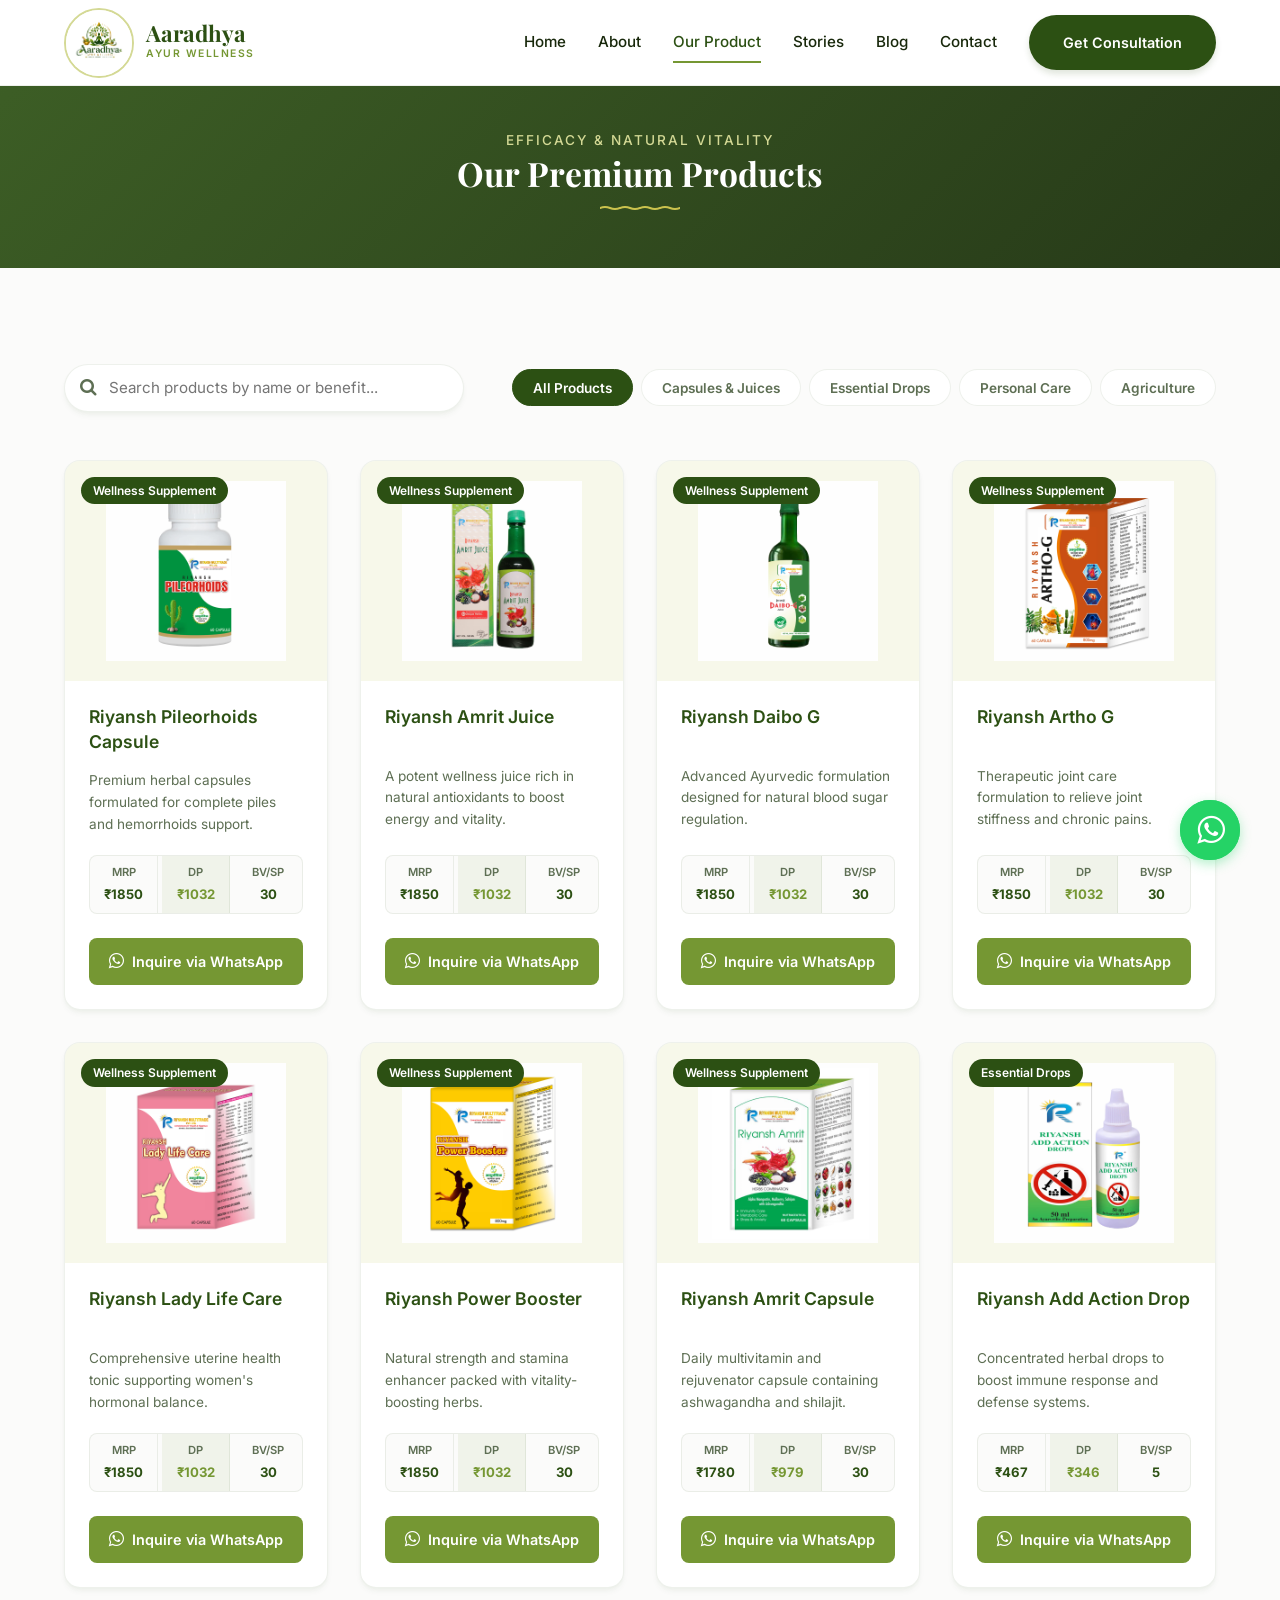
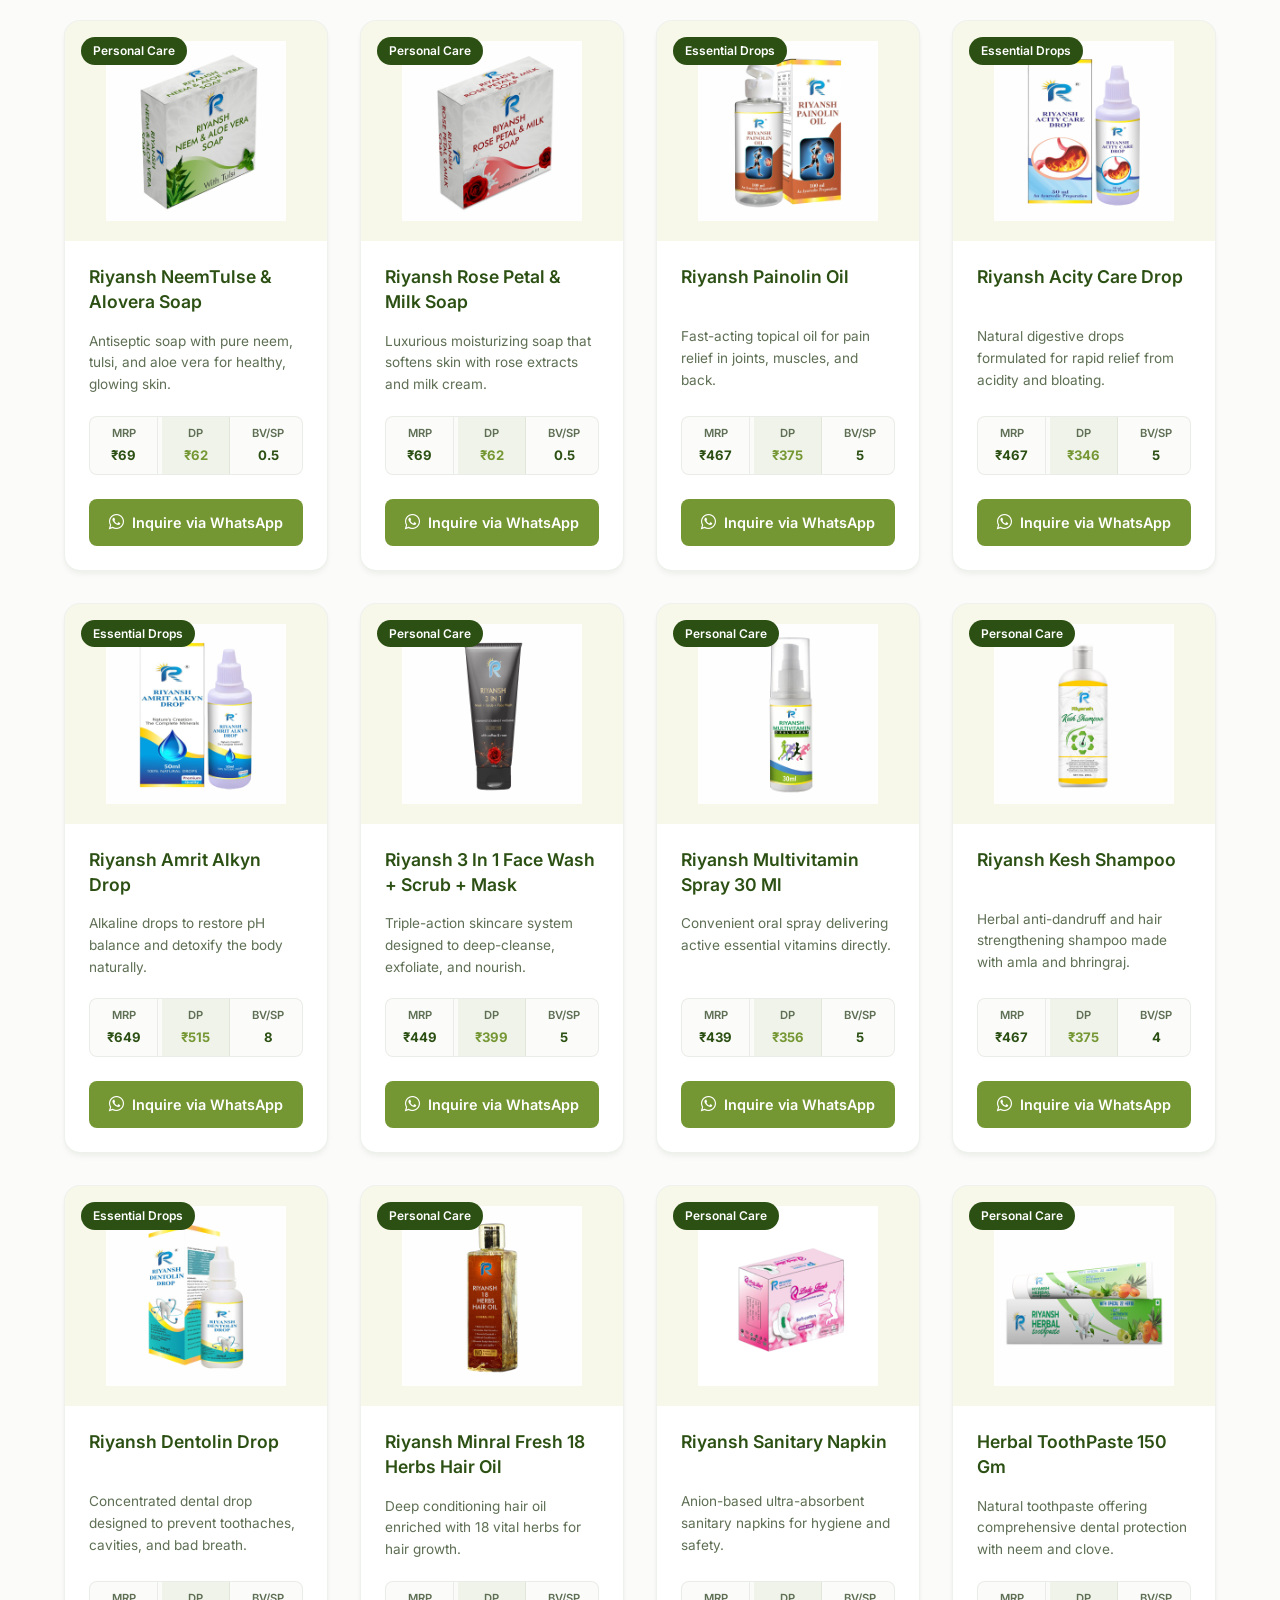
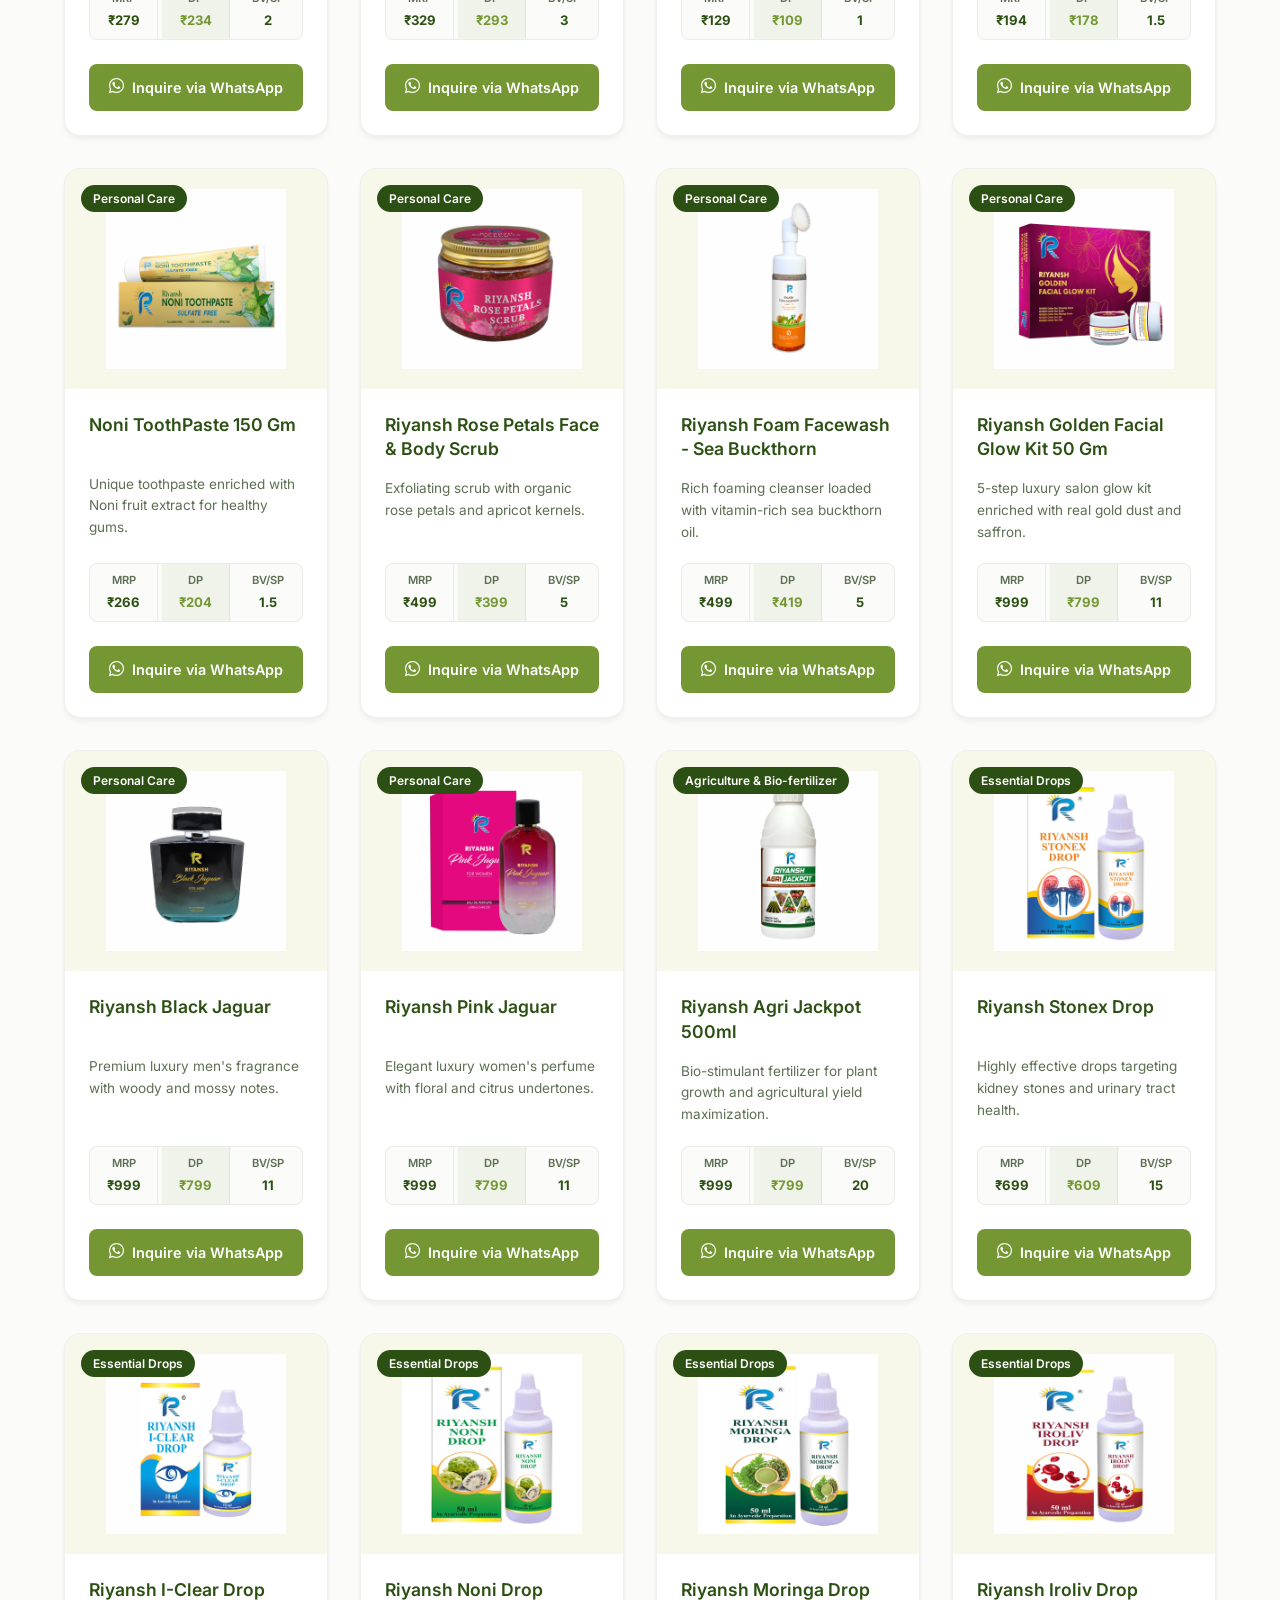
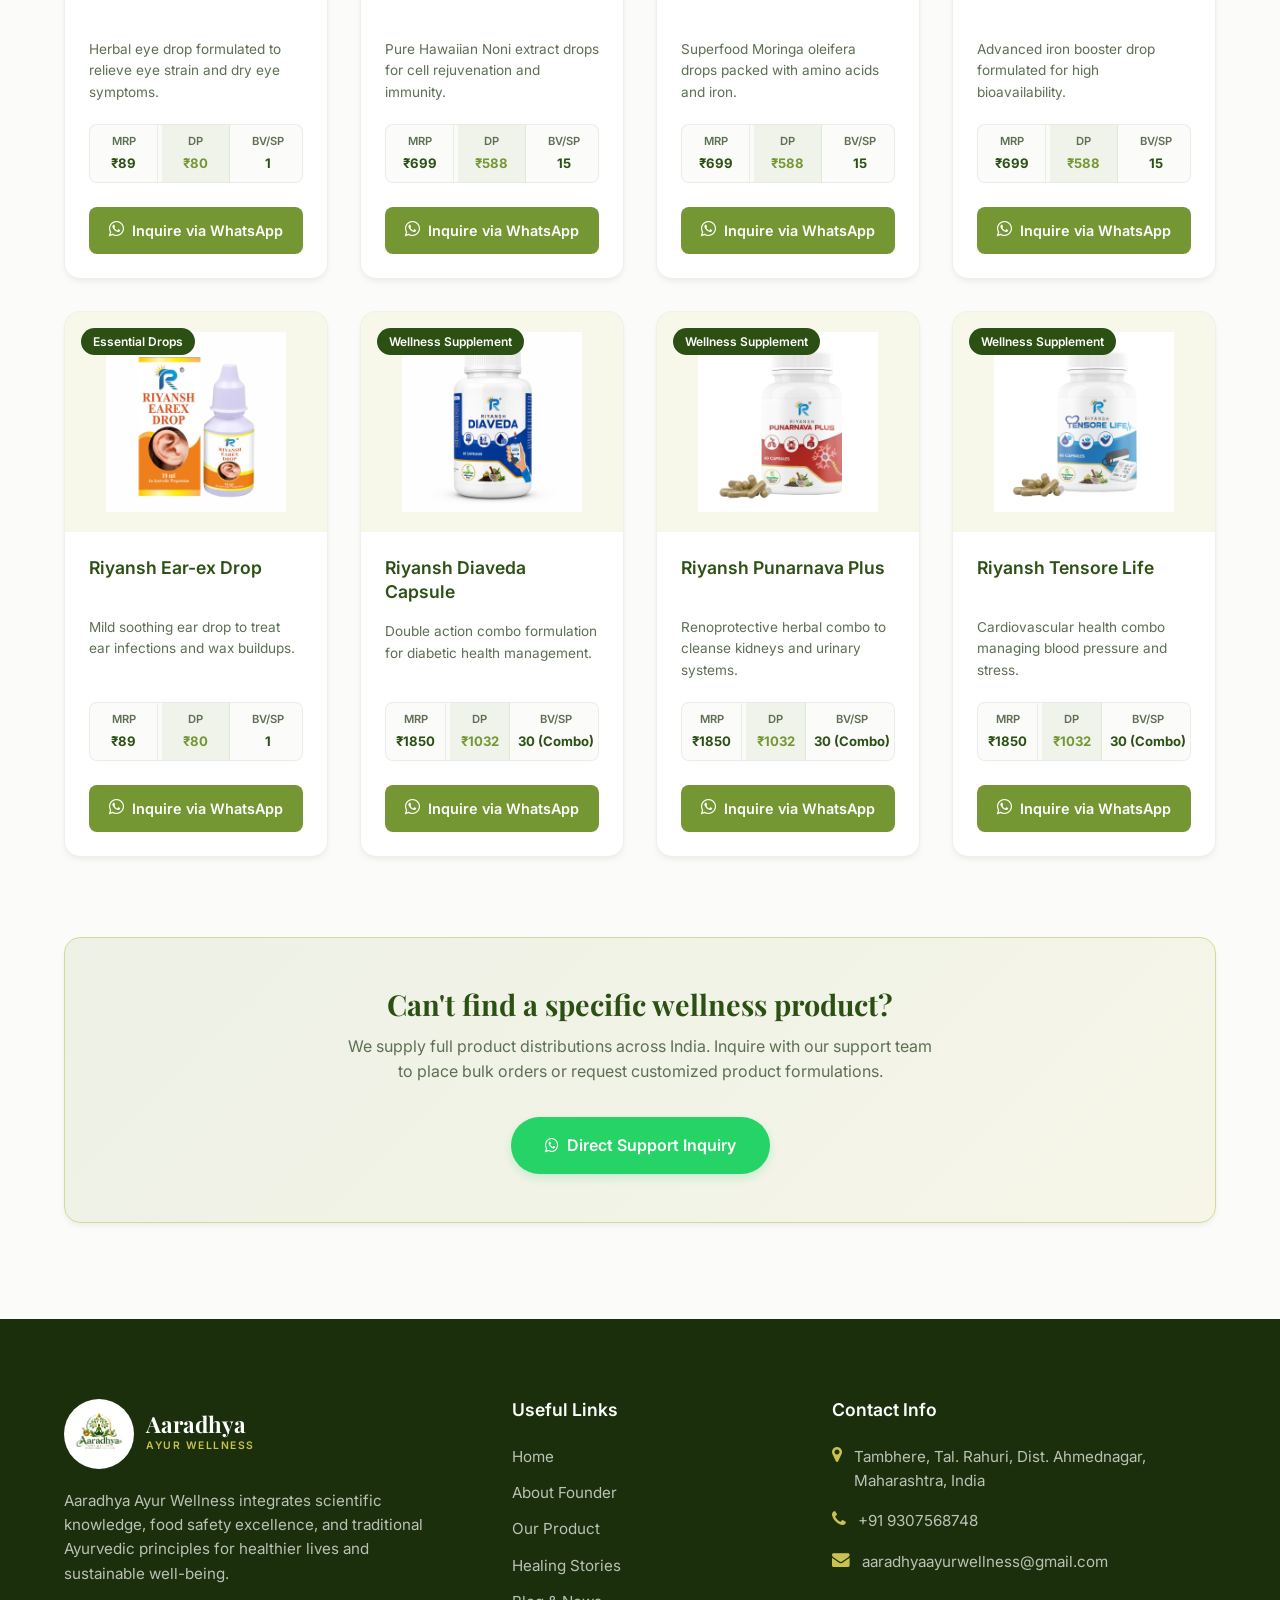
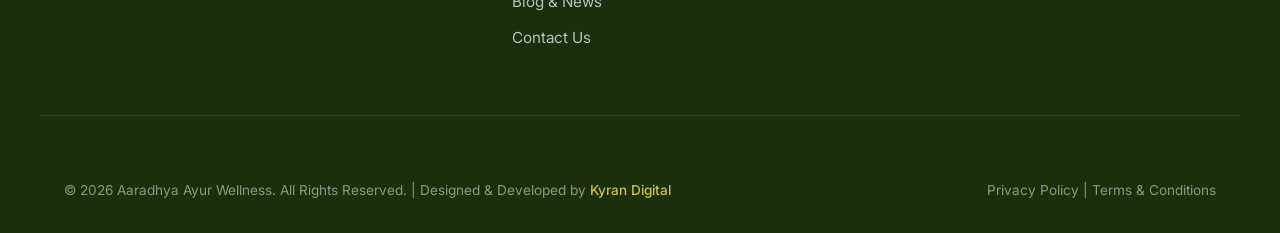
<file: products.html>
<!DOCTYPE html>
<html lang="en">
<head>
  <meta charset="UTF-8">
  <meta name="viewport" content="width=device-width, initial-scale=1.0">
  <meta name="description" content="Explore the full catalog of Aaradhya Ayur Wellness health products, including wellness juices, capsules, daily essential drops, personal care and agri bio-stimulants.">
  <meta name="keywords" content="Ayurvedic products, Noni Drops, Moringa Drops, Diaveda, Amrit Juice, Kesh Shampoo, Aaradhya Wellness Products">
  <title>Our Products | Aaradhya Ayur Wellness</title>
  
  <!-- Favicon -->
  <link rel="icon" type="image/jpeg" href="images/logo.jpg">
  
  <!-- FontAwesome & CSS Stylesheets -->
  <link rel="stylesheet" href="https://cdnjs.cloudflare.com/ajax/libs/font-awesome/4.7.0/css/font-awesome.min.css">
  <link rel="stylesheet" href="css/style.css">
</head>
<body>

  <!-- Floating WhatsApp Action -->
  <a href="https://wa.me/919307568748" class="whatsapp-floating" target="_blank" rel="noopener noreferrer" aria-label="Contact us on WhatsApp">
    <i class="fa fa-whatsapp"></i>
    <div class="ripple"></div>
  </a>

  <!-- Header & Navigation -->
  <header class="header">
    <div class="container nav-container">
      <a href="index.html" class="logo-area" aria-label="Aaradhya Ayur Wellness Home">
        <img src="images/logo.jpg" alt="Aaradhya Ayur Wellness Logo" class="logo-img">
        <div class="logo-text">
          <span class="brand-name">Aaradhya</span>
          <span class="brand-tagline">Ayur Wellness</span>
        </div>
      </a>
      
      <button class="mobile-menu-toggle" aria-label="Toggle Navigation Menu" aria-expanded="false">&#9776;</button>
      
      <nav class="main-nav" role="navigation">
        <a href="index.html" class="nav-link">Home</a>
        <a href="about.html" class="nav-link">About</a>
        <a href="products.html" class="nav-link active">Our Product</a>
        <a href="healing-stories.html" class="nav-link">Stories</a>
        <a href="blog.html" class="nav-link">Blog</a>
        <a href="contact.html" class="nav-link">Contact</a>
        <a href="contact.html" class="btn nav-cta">Get Consultation</a>
      </nav>
    </div>
  </header>

  <!-- Inner Hero Section -->
  <section class="inner-hero">
    <div class="container">
      <p class="reveal">Efficacy & Natural Vitality</p>
      <h1 class="reveal">Our Premium Products</h1>
    </div>
  </section>

  <!-- Products Catalog Main Section -->
  <section id="products-catalog">
    <div class="container">
      
      <!-- Interactive Filter Controls -->
      <div class="product-controls reveal">
        <!-- Search bar -->
        <div class="search-box">
          <i class="fa fa-search search-icon" aria-hidden="true"></i>
          <input type="text" id="product-search" class="search-input" placeholder="Search products by name or benefit...">
        </div>
        
        <!-- Category Tab Buttons -->
        <div class="filter-tabs">
          <button class="filter-tab active" data-category="all">All Products</button>
          <button class="filter-tab" data-category="wellness">Capsules & Juices</button>
          <button class="filter-tab" data-category="drops">Essential Drops</button>
          <button class="filter-tab" data-category="personal-care">Personal Care</button>
          <button class="filter-tab" data-category="agri">Agriculture</button>
        </div>
      </div>
      
      <!-- Dynamic Products Grid -->
      <div class="grid grid-4" id="products-grid">
        <!-- Instantiated Dynamically via main.js -->
        <div style="grid-column: 1/-1; text-align: center; padding: 5rem 0;">
          <p style="font-size: 1.1rem; color: var(--text-muted);"><i class="fa fa-spinner fa-spin fa-fw"></i> Loading product database...</p>
        </div>
      </div>
      
      <!-- General Inquiry CTA -->
      <div class="card reveal" style="margin-top: 5rem; background: linear-gradient(135deg, rgba(117, 151, 51, 0.1), rgba(202, 194, 77, 0.1)); border-color: var(--sage); padding: 3rem; text-align: center;">
        <h3 style="font-family: var(--font-serif); font-size: 1.8rem; margin-bottom: 0.75rem;">Can't find a specific wellness product?</h3>
        <p style="color: var(--text-muted); max-width: 600px; margin: 0 auto 2rem auto; font-size: 1rem;">We supply full product distributions across India. Inquire with our support team to place bulk orders or request customized product formulations.</p>
        <a href="https://wa.me/919307568748?text=Hello%20Aaradhya%20Ayur%20Wellness!%20I%20have%20a%20bulk%20product%20inquiry." target="_blank" rel="noopener noreferrer" class="btn btn-primary" style="background-color: #25d366; box-shadow: 0 4px 10px rgba(37, 211, 102, 0.2);">
          <i class="fa fa-whatsapp" aria-hidden="true"></i> Direct Support Inquiry
        </a>
      </div>

    </div>
  </section>

  <!-- Footer -->
  <footer class="footer">
    <div class="container footer-top">
      <div class="footer-brand">
        <a href="index.html" class="footer-logo">
          <img src="images/logo.jpg" alt="Aaradhya Ayur Wellness Logo" class="logo-img">
          <div class="logo-text">
            <span class="brand-name" style="color: #ffffff;">Aaradhya</span>
            <span class="brand-tagline" style="color: var(--accent);">Ayur Wellness</span>
          </div>
        </a>
        <p>Aaradhya Ayur Wellness integrates scientific knowledge, food safety excellence, and traditional Ayurvedic principles for healthier lives and sustainable well-being.</p>

      </div>
      
      <div class="footer-links">
        <h4>Useful Links</h4>
        <ul class="footer-links-list">
          <li><a href="index.html">Home</a></li>
          <li><a href="about.html">About Founder</a></li>
          <li><a href="products.html">Our Product</a></li>
          <li><a href="healing-stories.html">Healing Stories</a></li>
          <li><a href="blog.html">Blog & News</a></li>
          <li><a href="contact.html">Contact Us</a></li>
        </ul>
      </div>
      
      <div class="footer-contact">
        <h4>Contact Info</h4>
        <div class="footer-contact-details">
          <div class="footer-contact-item">
            <i class="fa fa-map-marker footer-contact-icon" aria-hidden="true"></i>
            <span>Tambhere, Tal. Rahuri, Dist. Ahmednagar, Maharashtra, India</span>
          </div>
          <div class="footer-contact-item">
            <i class="fa fa-phone footer-contact-icon" aria-hidden="true"></i>
            <a href="tel:+919307568748">+91 9307568748</a>
          </div>
          <div class="footer-contact-item">
            <i class="fa fa-envelope footer-contact-icon" aria-hidden="true"></i>
            <a href="mailto:aaradhyaayurwellness@gmail.com">aaradhyaayurwellness@gmail.com</a>
          </div>
        </div>
      </div>
    </div>
    
    <div class="container footer-bottom">
      <p>&copy; 2026 Aaradhya Ayur Wellness. All Rights Reserved. | Designed & Developed by <a href="http://kyrandigital.com" target="_blank" rel="noopener noreferrer" style="color: var(--accent); font-weight: 500; text-decoration: none;">Kyran Digital</a></p>
      <div>
        <a href="#">Privacy Policy</a> | <a href="#">Terms & Conditions</a>
      </div>
    </div>
  </footer>

  <!-- Scripts -->
  <script src="js/main.js"></script>
</body>
</html>
</file>
<file: css/style.css>
@import url('https://fonts.googleapis.com/css2?family=Inter:wght@300;400;500;600;700&family=Playfair+Display:ital,wght@0,400;0,600;0,700;1,400&display=swap');

/* Brand Identity & Theme System */
:root {
  --primary: #2c5013;       /* Deep Forest Green */
  --primary-rgb: 44, 80, 19;
  --secondary: #759733;     /* Leaf/Pea Green */
  --secondary-rgb: 117, 151, 51;
  --accent: #cac24d;        /* Warm Gold */
  --accent-rgb: 202, 194, 77;
  --sage: #d4d995;          /* Pale Sage Background Accent */
  --sage-rgb: 212, 217, 149;
  
  --bg-light: #fbfbfa;
  --bg-dark: #1b2f0c;
  --bg-card: #ffffff;
  --text-dark: #18280b;
  --text-muted: #5e6f54;
  --text-light: #ffffff;
  
  --border-color: rgba(44, 80, 19, 0.08);
  --border-color-focus: rgba(117, 151, 51, 0.4);
  
  --shadow-sm: 0 4px 6px -1px rgba(44, 80, 19, 0.05), 0 2px 4px -1px rgba(44, 80, 19, 0.03);
  --shadow-md: 0 10px 15px -3px rgba(44, 80, 19, 0.08), 0 4px 6px -2px rgba(44, 80, 19, 0.04);
  --shadow-lg: 0 20px 25px -5px rgba(44, 80, 19, 0.12), 0 10px 10px -5px rgba(44, 80, 19, 0.08);
  --shadow-inset: inset 0 2px 4px 0 rgba(44, 80, 19, 0.06);

  --font-serif: 'Playfair Display', Georgia, serif;
  --font-sans: 'Inter', system-ui, -apple-system, sans-serif;
  
  --transition-base: all 0.3s cubic-bezier(0.4, 0, 0.2, 1);
  --transition-smooth: all 0.5s cubic-bezier(0.4, 0, 0.2, 1);
  
  --max-width: 1200px;
}

/* CSS Reset & General Base */
*, *::before, *::after {
  box-sizing: border-box;
  margin: 0;
  padding: 0;
}

html {
  scroll-behavior: smooth;
  font-size: 16px;
  overflow-x: hidden;
  width: 100%;
}

body {
  font-family: var(--font-sans);
  background-color: var(--bg-light);
  color: var(--text-dark);
  line-height: 1.6;
  -webkit-font-smoothing: antialiased;
  overflow-x: hidden;
  width: 100%;
}

a {
  color: inherit;
  text-decoration: none;
  transition: var(--transition-base);
}

button, input, select, textarea {
  font-family: inherit;
  font-size: inherit;
  outline: none;
}

img {
  max-width: 100%;
  height: auto;
  display: block;
}

/* Custom Scrollbar */
::-webkit-scrollbar {
  width: 10px;
}
::-webkit-scrollbar-track {
  background: var(--bg-light);
}
::-webkit-scrollbar-thumb {
  background: var(--secondary);
  border-radius: 5px;
  border: 2px solid var(--bg-light);
}
::-webkit-scrollbar-thumb:hover {
  background: var(--primary);
}

/* Typography & Headers */
h1, h2, h3, h4, h5, h6 {
  font-family: var(--font-serif);
  color: var(--primary);
  font-weight: 700;
  line-height: 1.25;
}

h1 { font-size: 2.75rem; }
h2 { font-size: 2.25rem; position: relative; padding-bottom: 0.75rem; margin-bottom: 2rem; }
h3 { font-size: 1.5rem; }
h4 { font-size: 1.25rem; }

/* Dynamic Section Header Ornament */
.section-title {
  text-align: center;
  max-width: 700px;
  margin: 0 auto 3.5rem auto;
}
.section-title h2::after {
  content: '';
  position: absolute;
  bottom: 0;
  left: 50%;
  transform: translateX(-50%);
  width: 60px;
  height: 3px;
  background-color: var(--accent);
  border-radius: 2px;
}
.section-title p {
  color: var(--text-muted);
  font-size: 1.1rem;
  margin-top: 0.75rem;
}

/* Grid & Flex Utilities */
.container {
  max-width: var(--max-width);
  margin: 0 auto;
  padding: 0 1.5rem;
  width: 100%;
}

.grid {
  display: grid;
  gap: 2rem;
}
.grid-2 { grid-template-columns: repeat(2, 1fr); }
.grid-3 { grid-template-columns: repeat(3, 1fr); }
.grid-4 { grid-template-columns: repeat(4, 1fr); }

@media (max-width: 1200px) {
  .grid-4 { grid-template-columns: repeat(3, 1fr); }
}

@media (max-width: 1024px) {
  .grid-4 { grid-template-columns: repeat(2, 1fr); }
  .grid-3 { grid-template-columns: repeat(2, 1fr); }
  h1 { font-size: 2.25rem; }
}

@media (max-width: 768px) {
  .grid-2, .grid-3, .grid-4 { grid-template-columns: 1fr; }
  h1 { font-size: 2rem; }
  h2 { font-size: 1.75rem; }
}

/* Common Layout Components */
/* Section Padding */
section {
  padding: 6rem 0;
}
.section-muted {
  background-color: rgba(212, 217, 149, 0.12); /* Very light sage backdrop */
}

/* Primary Header & Navigation */
.header {
  background-color: rgba(255, 255, 255, 0.9);
  backdrop-filter: blur(12px);
  -webkit-backdrop-filter: blur(12px);
  border-bottom: 1px solid var(--border-color);
  position: sticky;
  top: 0;
  left: 0;
  width: 100%;
  z-index: 1000;
  transition: var(--transition-base);
}
.header.scrolled {
  background-color: rgba(255, 255, 255, 0.95);
  box-shadow: var(--shadow-md);
  padding: 0.5rem 0;
}

.nav-container {
  display: flex;
  justify-content: space-between;
  align-items: center;
  height: 85px;
}
.logo-area {
  display: flex;
  align-items: center;
  gap: 0.75rem;
}
.logo-img {
  height: 70px;
  width: 70px;
  object-fit: cover;
  border-radius: 50%;
  border: 2px solid var(--sage);
  background-color: #ffffff;
}
.logo-text {
  display: flex;
  flex-direction: column;
}
.logo-text .brand-name {
  font-family: var(--font-serif);
  font-size: 1.4rem;
  font-weight: 700;
  color: var(--primary);
  line-height: 1;
}
.logo-text .brand-tagline {
  font-size: 0.65rem;
  font-weight: 600;
  text-transform: uppercase;
  letter-spacing: 1.5px;
  color: var(--secondary);
  margin-top: 2px;
}

.main-nav {
  display: flex;
  align-items: center;
  gap: 2rem;
}
.nav-link {
  font-weight: 500;
  color: var(--text-dark);
  font-size: 0.95rem;
  position: relative;
  padding: 0.5rem 0;
}
.nav-link::after {
  content: '';
  position: absolute;
  bottom: 0;
  left: 0;
  width: 0;
  height: 2px;
  background-color: var(--secondary);
  transition: var(--transition-base);
}
.nav-link:hover, .nav-link.active {
  color: var(--primary);
}
.nav-link:hover::after, .nav-link.active::after {
  width: 100%;
}

.nav-cta {
  background-color: var(--primary);
  color: var(--text-light);
  padding: 0.75rem 1.5rem;
  border-radius: 30px;
  font-weight: 600;
  font-size: 0.9rem;
  box-shadow: 0 4px 6px rgba(44, 80, 19, 0.15);
}
.nav-cta:hover {
  background-color: var(--secondary);
  box-shadow: 0 6px 12px rgba(117, 151, 51, 0.25);
  transform: translateY(-2px);
}

/* Mobile Navigation Toggle */
.mobile-menu-toggle {
  display: none;
  background: none;
  border: none;
  color: var(--primary);
  font-size: 1.75rem;
  cursor: pointer;
}

@media (max-width: 1024px) {
  .mobile-menu-toggle {
    display: block;
  }
  .main-nav {
    display: none; /* Controlled by JS classes */
    position: absolute;
    top: 100%;
    left: 0;
    width: 100%;
    background-color: var(--bg-card);
    flex-direction: column;
    padding: 2rem 0;
    gap: 1.5rem;
    box-shadow: var(--shadow-lg);
    border-bottom: 2px solid var(--sage);
  }
  .main-nav.active {
    display: flex;
  }
  .nav-cta {
    margin-top: 0.5rem;
  }
}

/* Buttons */
.btn {
  display: inline-flex;
  align-items: center;
  justify-content: center;
  padding: 0.85rem 2rem;
  font-weight: 600;
  border-radius: 30px;
  cursor: pointer;
  transition: var(--transition-base);
  border: 2px solid transparent;
  gap: 0.5rem;
}
.btn-primary {
  background-color: var(--primary);
  color: var(--text-light);
  box-shadow: 0 4px 10px rgba(44, 80, 19, 0.2);
}
.btn-primary:hover {
  background-color: var(--secondary);
  transform: translateY(-2px);
  box-shadow: 0 6px 15px rgba(117, 151, 51, 0.3);
}
.btn-secondary {
  background-color: transparent;
  border-color: var(--primary);
  color: var(--primary);
}
.btn-secondary:hover {
  background-color: var(--primary);
  color: var(--text-light);
  transform: translateY(-2px);
}
.btn-accent {
  background-color: var(--accent);
  color: var(--text-dark);
  box-shadow: 0 4px 10px rgba(202, 194, 77, 0.2);
}
.btn-accent:hover {
  background-color: #b7b041;
  color: var(--text-dark);
  transform: translateY(-2px);
  box-shadow: 0 6px 15px rgba(202, 194, 77, 0.35);
}

/* Hero Section */
.hero {
  position: relative;
  padding: 8rem 0;
  display: flex;
  align-items: center;
  overflow: hidden;
  background: linear-gradient(135deg, rgba(27, 47, 12, 0.95), rgba(44, 80, 19, 0.85)), url('../images/hero.jpg') center/cover no-repeat;
  color: var(--text-light);
  min-height: 90vh;
}
.hero::after {
  content: '';
  position: absolute;
  bottom: 0;
  left: 0;
  width: 100%;
  height: 30px; /* Shrunk from 80px to reduce transition white space */
  background: linear-gradient(to top, var(--bg-light), transparent);
  pointer-events: none;
}
.welcome-section {
  padding-top: 3rem; /* Shrunk from default 6rem to reduce upper gap */
}
.hero-grid-container {
  display: grid;
  grid-template-columns: 1.15fr 0.85fr;
  gap: 4rem;
  align-items: center;
  width: 100%;
}
.hero-content {
  position: relative;
  z-index: 10;
}
.hero h1 {
  color: var(--text-light);
  font-size: 3.5rem;
  margin-bottom: 1.5rem;
  line-height: 1.15;
}
.hero p {
  font-size: 1.15rem;
  margin-bottom: 2rem;
  color: rgba(255, 255, 255, 0.9);
  font-weight: 300;
  line-height: 1.6;
}
.hero-btns {
  display: flex;
  gap: 1rem;
  flex-wrap: wrap;
  margin-bottom: 3rem;
}
.hero .btn-secondary {
  border-color: rgba(255, 255, 255, 0.6);
  color: var(--text-light);
}
.hero .btn-secondary:hover {
  border-color: var(--accent);
  background-color: var(--accent);
  color: var(--text-dark);
}

/* Trust Indicators stats row */
.hero-stats-row {
  display: flex;
  gap: 1.5rem;
  flex-wrap: wrap;
  border-top: 1px solid rgba(255, 255, 255, 0.15);
  padding-top: 2rem;
}
.hero-stat-badge {
  display: flex;
  align-items: center;
  gap: 0.5rem;
  background: rgba(255, 255, 255, 0.08);
  border: 1px solid rgba(255, 255, 255, 0.15);
  padding: 0.5rem 1rem;
  border-radius: 50px;
  font-size: 0.85rem;
  font-weight: 500;
  color: rgba(255, 255, 255, 0.95);
}
.hero-stat-badge i {
  color: var(--accent);
  font-size: 1rem;
}

/* Glassmorphism Philosophy Card */
.hero-card-container {
  display: flex;
  justify-content: flex-end;
  z-index: 10;
}
.hero-glass-card {
  background: rgba(255, 255, 255, 0.07);
  backdrop-filter: blur(16px);
  -webkit-backdrop-filter: blur(16px);
  border: 1px solid rgba(255, 255, 255, 0.15);
  border-radius: 24px;
  padding: 2.5rem;
  width: 100%;
  max-width: 440px;
  box-shadow: 0 20px 40px rgba(0, 0, 0, 0.3);
  position: relative;
  overflow: hidden;
}
.hero-glass-card::before {
  content: '';
  position: absolute;
  top: -50%;
  right: -50%;
  width: 100%;
  height: 100%;
  background: radial-gradient(circle, rgba(202, 194, 77, 0.15) 0%, transparent 70%);
  pointer-events: none;
}
.glass-card-header {
  margin-bottom: 2rem;
  border-bottom: 1px solid rgba(255, 255, 255, 0.1);
  padding-bottom: 1rem;
}
.glass-card-tag {
  font-size: 0.75rem;
  text-transform: uppercase;
  letter-spacing: 1.5px;
  color: var(--accent);
  font-weight: 700;
  display: inline-block;
  margin-bottom: 0.5rem;
}
.glass-card-header h3 {
  color: var(--text-light);
  font-family: var(--font-sans);
  font-size: 1.5rem;
  font-weight: 700;
  margin: 0;
}
.philosophy-item {
  display: flex;
  gap: 1.25rem;
  margin-bottom: 1.75rem;
}
.philosophy-item:last-child {
  margin-bottom: 0;
}
.philosophy-icon {
  width: 45px;
  height: 45px;
  border-radius: 12px;
  background: rgba(202, 194, 77, 0.15);
  border: 1px solid rgba(202, 194, 77, 0.3);
  display: flex;
  align-items: center;
  justify-content: center;
  color: var(--accent);
  font-size: 1.2rem;
  flex-shrink: 0;
}
.philosophy-text h4 {
  color: var(--text-light);
  font-family: var(--font-sans);
  font-size: 1.05rem;
  font-weight: 600;
  margin-bottom: 0.25rem;
}
.philosophy-text p {
  color: rgba(255, 255, 255, 0.75);
  font-size: 0.85rem;
  line-height: 1.5;
  margin-bottom: 0;
}

/* Hero Quick Form Styling */
.hero-quick-form {
  display: flex;
  flex-direction: column;
  gap: 1rem;
}
.form-group-hero {
  display: flex;
  flex-direction: column;
  gap: 0.35rem;
  text-align: left;
}
.form-group-hero label {
  font-size: 0.75rem;
  font-weight: 600;
  text-transform: uppercase;
  letter-spacing: 1px;
  color: var(--accent);
}
.form-group-hero input, 
.form-group-hero select {
  background: rgba(255, 255, 255, 0.1);
  border: 1px solid rgba(255, 255, 255, 0.2);
  border-radius: 8px;
  padding: 0.65rem 0.85rem;
  color: var(--text-light);
  font-size: 0.9rem;
  transition: var(--transition-base);
}
.form-group-hero input::placeholder {
  color: rgba(255, 255, 255, 0.4);
}
.form-group-hero input:focus, 
.form-group-hero select:focus {
  background: rgba(255, 255, 255, 0.15);
  border-color: var(--accent);
  box-shadow: 0 0 0 3px rgba(202, 194, 77, 0.2);
}
.form-group-hero select option {
  background-color: var(--primary);
  color: var(--text-light);
}
.btn-hero-submit {
  border: none;
  font-size: 0.9rem;
  padding: 0.75rem 1.25rem;
  box-shadow: 0 4px 10px rgba(202, 194, 77, 0.25);
}

@media (max-width: 1024px) {
  .hero-grid-container {
    grid-template-columns: 1fr;
    gap: 3rem;
  }
  .hero-card-container {
    justify-content: center;
  }
  .hero-glass-card {
    max-width: 500px;
  }
}

@media (max-width: 768px) {
  .hero {
    padding: 6rem 0;
    min-height: auto;
    text-align: center;
  }
  .hero h1 {
    font-size: 2.5rem;
  }
  .hero p {
    font-size: 1.05rem;
  }
  .hero-btns {
    justify-content: center;
  }
  .hero-stats-row {
    justify-content: center;
  }
}

/* Cards & Containers */
.card {
  background-color: var(--bg-card);
  border-radius: 16px;
  border: 1px solid var(--border-color);
  box-shadow: var(--shadow-sm);
  padding: 2.5rem 2rem;
  transition: var(--transition-base);
  position: relative;
  overflow: hidden;
}
.card:hover {
  transform: translateY(-5px);
  box-shadow: var(--shadow-lg);
  border-color: rgba(117, 151, 51, 0.15);
}

/* Feature Cards (Pillars) */
/* Feature Cards (Pillars) */
.pillar-card {
  position: relative;
  overflow: hidden;
  background-color: var(--bg-card);
  border: 1px solid var(--border-color);
  padding: 2.5rem 2rem;
  transition: var(--transition-smooth);
}
.pillar-card::after {
  content: '';
  position: absolute;
  width: 150px;
  height: 150px;
  border-radius: 50%;
  filter: blur(40px);
  z-index: 1;
  pointer-events: none;
  opacity: 0.15;
}
/* Alternate colored wave blobs in card corners */
.pillar-card:nth-child(1)::after {
  background-color: var(--secondary);
  top: -60px;
  right: -60px;
}
.pillar-card:nth-child(2)::after {
  background-color: var(--primary);
  bottom: -60px;
  right: -60px;
}
.pillar-card:nth-child(3)::after {
  background-color: var(--accent);
  top: -60px;
  right: -60px;
}

.pillar-card-header {
  display: flex;
  align-items: center;
  gap: 1rem;
  margin-bottom: 1.25rem;
  position: relative;
  z-index: 2;
}
.pillar-icon-badge {
  width: 45px;
  height: 45px;
  border-radius: 50%;
  display: flex;
  align-items: center;
  justify-content: center;
  font-size: 1.15rem;
  flex-shrink: 0;
  position: relative;
  z-index: 2;
}
.pillar-card h3 {
  font-family: var(--font-sans);
  font-size: 1.3rem;
  font-weight: 600;
  color: var(--primary);
  margin: 0;
  position: relative;
  z-index: 2;
}
.pillar-card p {
  color: var(--text-muted);
  font-size: 0.92rem;
  line-height: 1.6;
  margin: 0;
  position: relative;
  z-index: 2;
}

/* Custom badge themes for each card */
.pillar-card:nth-child(1) .pillar-icon-badge {
  background-color: rgba(117, 151, 51, 0.1);
  color: var(--secondary);
  border: 1px solid rgba(117, 151, 51, 0.25);
}
.pillar-card:nth-child(2) .pillar-icon-badge {
  background-color: rgba(44, 80, 19, 0.1);
  color: var(--primary);
  border: 1px solid rgba(44, 80, 19, 0.25);
}
.pillar-card:nth-child(3) .pillar-icon-badge {
  background-color: rgba(202, 194, 77, 0.1);
  color: #a39b2e;
  border: 1px solid rgba(202, 194, 77, 0.25);
}

/* Product Cards */
.product-card {
  padding: 0;
  display: flex;
  flex-direction: column;
}
.product-img-wrapper {
  background-color: rgba(212, 217, 149, 0.2);
  padding: 2rem;
  display: flex;
  align-items: center;
  justify-content: center;
  position: relative;
  height: 220px;
}
.product-img-wrapper img {
  max-height: 180px;
  object-fit: contain;
  transition: var(--transition-smooth);
}
.product-card:hover .product-img-wrapper img {
  transform: scale(1.08);
}
.product-category-badge {
  position: absolute;
  top: 1rem;
  left: 1rem;
  background-color: var(--primary);
  color: var(--text-light);
  font-size: 0.75rem;
  font-weight: 600;
  padding: 0.25rem 0.75rem;
  border-radius: 20px;
}
.product-info {
  padding: 1.5rem;
  display: flex;
  flex-direction: column;
  flex-grow: 1;
}
.product-name {
  font-family: var(--font-sans);
  font-weight: 600;
  font-size: 1.1rem;
  color: var(--primary);
  margin-bottom: 1rem;
  min-height: 2.8rem;
  line-height: 1.4;
}
.product-price-grid {
  display: grid;
  grid-template-columns: repeat(3, 1fr);
  text-align: center;
  gap: 4px;
  border: 1px solid var(--border-color);
  border-radius: 8px;
  margin-bottom: 1.5rem;
  overflow: hidden;
  background-color: var(--bg-light);
}
.price-col {
  padding: 0.5rem 0.25rem;
}
.price-col:not(:last-child) {
  border-right: 1px solid var(--border-color);
}
.price-label {
  font-size: 0.7rem;
  font-weight: 600;
  text-transform: uppercase;
  color: var(--text-muted);
  margin-bottom: 2px;
}
.price-val {
  font-size: 0.82rem;
  font-weight: 700;
  color: var(--primary);
  white-space: nowrap;
}
.price-col.highlight-dp {
  background-color: rgba(117, 151, 51, 0.08);
}
.price-col.highlight-dp .price-val {
  color: var(--secondary);
}

.product-action-btn {
  width: 100%;
  background-color: var(--secondary);
  color: var(--text-light);
  border-radius: 8px;
  padding: 0.75rem;
  font-weight: 600;
  font-size: 0.9rem;
  border: none;
  cursor: pointer;
  transition: var(--transition-base);
  display: flex;
  align-items: center;
  justify-content: center;
  gap: 0.5rem;
}
.product-action-btn i {
  font-size: 1.1rem;
  flex-shrink: 0;
}
.product-action-btn:hover {
  background-color: #25d366; /* WhatsApp Green */
  color: var(--text-light);
  transform: translateY(-1px);
}

/* Search and Filters */
.product-controls {
  margin-bottom: 3rem;
  display: flex;
  justify-content: space-between;
  align-items: center;
  gap: 1.5rem;
  flex-wrap: wrap;
}
.search-box {
  position: relative;
  max-width: 400px;
  width: 100%;
}
.search-input {
  width: 100%;
  padding: 0.85rem 1rem 0.85rem 2.75rem;
  border-radius: 30px;
  border: 1px solid var(--border-color);
  font-size: 0.95rem;
  background-color: var(--bg-card);
  transition: var(--transition-base);
  box-shadow: var(--shadow-sm);
}
.search-input:focus {
  border-color: var(--secondary);
  box-shadow: 0 0 0 3px rgba(117, 151, 51, 0.15);
}
.search-icon {
  position: absolute;
  left: 1rem;
  top: 50%;
  transform: translateY(-50%);
  color: var(--text-muted);
  font-size: 1.1rem;
}

.filter-tabs {
  display: flex;
  gap: 0.5rem;
  flex-wrap: wrap;
}
.filter-tab {
  background: var(--bg-card);
  border: 1px solid var(--border-color);
  border-radius: 30px;
  padding: 0.6rem 1.25rem;
  font-size: 0.85rem;
  font-weight: 600;
  cursor: pointer;
  transition: var(--transition-base);
  color: var(--text-muted);
}
.filter-tab:hover {
  border-color: var(--secondary);
  color: var(--secondary);
}
.filter-tab.active {
  background-color: var(--primary);
  border-color: var(--primary);
  color: var(--text-light);
}

@media (max-width: 768px) {
  .product-controls {
    flex-direction: column;
    align-items: stretch;
  }
  .search-box {
    max-width: 100%;
  }
  .filter-tabs {
    justify-content: center;
  }
}

/* Why Choose Us & Key Metrics */
.why-us-grid {
  align-items: center;
}
.why-us-img {
  border-radius: 20px;
  overflow: hidden;
  box-shadow: var(--shadow-lg);
  border: 6px solid var(--bg-card);
}
.why-us-content h3 {
  font-size: 1.75rem;
  margin-bottom: 1.5rem;
}
.why-us-list {
  list-style: none;
}
.why-us-item {
  display: flex;
  align-items: flex-start;
  gap: 1rem;
  margin-bottom: 1.25rem;
}
.why-us-icon {
  color: var(--secondary);
  font-size: 1.25rem;
  margin-top: 0.2rem;
  background-color: rgba(117, 151, 51, 0.1);
  padding: 0.35rem;
  border-radius: 50%;
  display: flex;
}
.why-us-item h4 {
  font-family: var(--font-sans);
  font-weight: 600;
  font-size: 1.05rem;
  margin-bottom: 2px;
}
.why-us-item p {
  font-size: 0.9rem;
  color: var(--text-muted);
}

/* Quote/Founder Section */
.founder-banner {
  background: linear-gradient(135deg, rgba(44, 80, 19, 0.05), rgba(212, 217, 149, 0.2));
  border-radius: 24px;
  padding: 4rem;
  border: 1px solid var(--border-color);
  align-items: center;
}
.founder-photo {
  border-radius: 50%;
  width: 200px;
  height: 200px;
  object-fit: cover;
  object-position: center top;
  border: 6px solid var(--bg-card);
  box-shadow: var(--shadow-md);
  margin: 0 auto;
}

/* Founder Portrait Frame (About page) */
.founder-frame {
  background-color: var(--bg-card);
  padding: 1.25rem;
  border-radius: 20px;
  border: 1px solid var(--border-color);
  box-shadow: var(--shadow-lg);
  max-width: 360px; /* Limit width on desktop and mobile viewports */
  width: 100%;
  margin: 0 auto;
  position: relative;
  box-sizing: border-box;
}
.founder-frame::before {
  content: '';
  position: absolute;
  top: 0;
  left: 0;
  right: 0;
  bottom: 0;
  border-radius: 20px;
  border: 2px solid var(--sage);
  pointer-events: none;
  margin: 6px;
}
.founder-frame img {
  border-radius: 12px;
  width: 100%;
  height: 420px; /* Locked height ratio to prevent extremely tall rendering */
  object-fit: cover;
  object-position: center top;
  display: block;
}
.founder-quote {
  font-family: var(--font-serif);
  font-size: 1.5rem;
  color: var(--primary);
  font-style: italic;
  line-height: 1.5;
  margin-bottom: 1.5rem;
  position: relative;
}
.founder-quote::before {
  content: '“';
  font-size: 4rem;
  position: absolute;
  top: -2.5rem;
  left: -2rem;
  color: rgba(117, 151, 51, 0.2);
  font-family: Georgia, serif;
}
.founder-name {
  font-weight: 700;
  font-size: 1.2rem;
  color: var(--primary);
}
.founder-title {
  font-size: 0.85rem;
  color: var(--text-muted);
  text-transform: uppercase;
  letter-spacing: 1px;
  margin-top: 2px;
}
@media (max-width: 768px) {
  .founder-banner {
    padding: 2.5rem 1.5rem;
    text-align: center;
  }
}

/* Values Grid */
.values-grid {
  display: flex;
  flex-wrap: wrap;
  gap: 2rem;
  justify-content: center;
}
.values-grid .value-card {
  position: relative;
  overflow: hidden;
  background-color: var(--bg-card);
  border: 1px solid var(--border-color);
  padding: 2.5rem 2rem;
  transition: var(--transition-smooth);
  flex: 1 1 calc(33.333% - 1.5rem);
  min-width: 300px;
  max-width: 380px;
}
.value-card::after {
  content: '';
  position: absolute;
  width: 150px;
  height: 150px;
  border-radius: 50%;
  filter: blur(40px);
  z-index: 1;
  pointer-events: none;
  opacity: 0.15;
}
/* Alternate colored wave blobs in card corners */
.value-card:nth-child(1)::after {
  background-color: var(--secondary);
  top: -60px;
  right: -60px;
}
.value-card:nth-child(2)::after {
  background-color: var(--primary);
  bottom: -60px;
  right: -60px;
}
.value-card:nth-child(3)::after {
  background-color: var(--accent);
  top: -60px;
  right: -60px;
}
.value-card:nth-child(4)::after {
  background-color: var(--sage);
  bottom: -60px;
  left: -60px;
}
.value-card:nth-child(5)::after {
  background-color: var(--secondary);
  top: -60px;
  left: -60px;
}

.value-card-header {
  display: flex;
  align-items: center;
  gap: 1rem;
  margin-bottom: 1.25rem;
  position: relative;
  z-index: 2;
}
.value-icon-badge {
  width: 45px;
  height: 45px;
  border-radius: 50%;
  display: flex;
  align-items: center;
  justify-content: center;
  font-size: 1.15rem;
  flex-shrink: 0;
  position: relative;
  z-index: 2;
}
.value-card h3 {
  font-family: var(--font-sans);
  font-size: 1.3rem;
  font-weight: 600;
  color: var(--primary);
  margin: 0;
  position: relative;
  z-index: 2;
}
.value-card p {
  color: var(--text-muted);
  font-size: 0.92rem;
  line-height: 1.6;
  margin: 0;
  position: relative;
  z-index: 2;
}

/* Custom badge themes for each card */
.value-card:nth-child(1) .value-icon-badge {
  background-color: rgba(117, 151, 51, 0.1);
  color: var(--secondary);
  border: 1px solid rgba(117, 151, 51, 0.25);
}
.value-card:nth-child(2) .value-icon-badge {
  background-color: rgba(44, 80, 19, 0.1);
  color: var(--primary);
  border: 1px solid rgba(44, 80, 19, 0.25);
}
.value-card:nth-child(3) .value-icon-badge {
  background-color: rgba(202, 194, 77, 0.1);
  color: #a39b2e;
  border: 1px solid rgba(202, 194, 77, 0.25);
}
.value-card:nth-child(4) .value-icon-badge {
  background-color: rgba(212, 217, 149, 0.2);
  color: #757d2a;
  border: 1px solid rgba(212, 217, 149, 0.4);
}
.value-card:nth-child(5) .value-icon-badge {
  background-color: rgba(117, 151, 51, 0.1);
  color: var(--secondary);
  border: 1px solid rgba(117, 151, 51, 0.25);
}

/* Timeline/Experience List */
.timeline {
  position: relative;
  padding-left: 2rem;
  border-left: 2px solid var(--sage);
  margin: 2rem 0;
}
.timeline-item {
  position: relative;
  margin-bottom: 2rem;
}
.timeline-item::after {
  content: '';
  position: absolute;
  left: calc(-2rem - 6px);
  top: 6px;
  width: 10px;
  height: 10px;
  border-radius: 50%;
  background-color: var(--secondary);
  border: 2px solid var(--bg-light);
}
.timeline-company {
  font-weight: 700;
  color: var(--primary);
}
.timeline-role {
  font-size: 0.9rem;
  color: var(--text-muted);
}

/* Blog Styling & 2-Column Layout */
.blog-layout-container {
  display: grid;
  grid-template-columns: 2.2fr 1fr;
  gap: 3rem;
  align-items: start;
}

@media (max-width: 992px) {
  .blog-layout-container {
    grid-template-columns: 1fr;
    gap: 2.5rem;
  }
}

/* Left Column - Blog Cards */
.blog-posts-col {
  display: flex;
  flex-direction: column;
  gap: 2.5rem;
}

.blog-card {
  display: flex;
  flex-direction: column;
  border-radius: 16px;
  overflow: hidden;
  background-color: var(--bg-card);
  border: 1px solid var(--border-color);
  box-shadow: var(--shadow-sm);
  transition: var(--transition-smooth);
}

.blog-card:hover {
  transform: translateY(-5px);
  box-shadow: var(--shadow-md);
  border-color: rgba(117, 151, 51, 0.2);
}

.blog-img-wrapper {
  position: relative;
  width: 100%;
  height: 340px;
  overflow: hidden;
}

.blog-img-wrapper img {
  width: 100%;
  height: 100%;
  object-fit: cover;
  transition: var(--transition-smooth);
}

.blog-card:hover .blog-img-wrapper img {
  transform: scale(1.03);
}

.blog-category-badge {
  position: absolute;
  top: 1.25rem;
  left: 1.25rem;
  background-color: #ff5e3a;
  color: #ffffff;
  padding: 0.4rem 0.8rem;
  border-radius: 4px;
  font-size: 0.72rem;
  font-weight: 700;
  text-transform: uppercase;
  letter-spacing: 1px;
  z-index: 2;
  box-shadow: 0 4px 10px rgba(255, 94, 58, 0.3);
}

.blog-posts-col article:nth-child(1) .blog-category-badge {
  background-color: var(--secondary);
  box-shadow: 0 4px 10px rgba(117, 151, 51, 0.3);
}
.blog-posts-col article:nth-child(2) .blog-category-badge {
  background-color: var(--primary);
  box-shadow: 0 4px 10px rgba(44, 80, 19, 0.3);
}
.blog-posts-col article:nth-child(3) .blog-category-badge {
  background-color: #e59f12;
  box-shadow: 0 4px 10px rgba(229, 159, 18, 0.3);
}
.blog-posts-col article:nth-child(4) .blog-category-badge {
  background-color: #0ea5e9;
  box-shadow: 0 4px 10px rgba(14, 165, 233, 0.3);
}

.blog-card-content {
  padding: 2.25rem;
  box-sizing: border-box;
}

.blog-meta {
  display: flex;
  gap: 1.5rem;
  font-size: 0.82rem;
  color: var(--text-muted);
  margin-bottom: 1rem;
  flex-wrap: wrap;
}

.blog-meta span {
  display: flex;
  align-items: center;
  gap: 0.4rem;
}

.blog-meta i {
  color: var(--secondary);
}

.blog-card h3 {
  font-family: var(--font-sans);
  font-size: 1.6rem;
  font-weight: 700;
  color: var(--primary);
  line-height: 1.35;
  margin-bottom: 0.75rem;
  margin-top: 0;
}

.blog-card h3 a {
  color: inherit;
  text-decoration: none;
  transition: var(--transition-base);
}

.blog-card h3 a:hover {
  color: var(--secondary);
}

.blog-excerpt {
  font-size: 0.92rem;
  color: var(--text-muted);
  line-height: 1.6;
  margin-bottom: 1.5rem;
}

.blog-readmore-link {
  display: inline-flex;
  align-items: center;
  gap: 0.5rem;
  color: var(--secondary);
  font-weight: 600;
  text-decoration: none;
  font-size: 0.9rem;
  transition: var(--transition-base);
}

.blog-readmore-link i {
  transition: transform 0.2s ease;
}

.blog-readmore-link:hover {
  color: var(--primary);
}

.blog-readmore-link:hover i {
  transform: translateX(5px);
}

/* Sidebar Widgets */
.blog-sidebar {
  display: flex;
  flex-direction: column;
  gap: 2rem;
  position: sticky;
  top: 100px;
}

.sidebar-widget {
  background-color: var(--bg-card);
  border: 1px solid var(--border-color);
  padding: 1.75rem;
  border-radius: 16px;
  box-shadow: var(--shadow-sm);
}

.widget-title {
  font-family: var(--font-sans);
  font-size: 1.1rem;
  font-weight: 700;
  color: var(--primary);
  border-bottom: 2px solid var(--sage);
  padding-bottom: 0.5rem;
  margin-bottom: 1.25rem;
  margin-top: 0;
  position: relative;
}

.widget-title::after {
  content: '';
  position: absolute;
  bottom: -2px;
  left: 0;
  width: 40px;
  height: 2px;
  background-color: var(--secondary);
}

/* Recent Posts widget */
.recent-posts-list {
  display: flex;
  flex-direction: column;
  gap: 1.25rem;
}

.recent-post-item {
  display: flex;
  gap: 0.85rem;
  align-items: center;
}

.recent-post-thumb {
  width: 60px;
  height: 60px;
  border-radius: 8px;
  object-fit: cover;
  flex-shrink: 0;
}

.recent-post-info {
  display: flex;
  flex-direction: column;
  gap: 0.15rem;
}

.recent-post-info h5 {
  font-family: var(--font-sans);
  font-size: 0.88rem;
  font-weight: 600;
  color: var(--primary);
  margin: 0;
  line-height: 1.3;
  transition: var(--transition-base);
}

.recent-post-item:hover h5 {
  color: var(--secondary);
}

.recent-post-info span {
  font-size: 0.78rem;
  color: var(--text-muted);
}

/* Categories widget */
.widget-categories {
  list-style: none;
  padding: 0;
  margin: 0;
  display: flex;
  flex-direction: column;
  gap: 0.75rem;
}

.category-link {
  display: flex;
  justify-content: space-between;
  color: var(--text-muted);
  text-decoration: none;
  font-size: 0.9rem;
  font-weight: 500;
  transition: var(--transition-base);
  padding-bottom: 0.5rem;
  border-bottom: 1px dashed var(--border-color);
}

.category-link:hover {
  color: var(--secondary);
  padding-left: 5px;
}

.category-link span {
  color: var(--text-muted);
  font-size: 0.82rem;
}

/* Tags widget */
.widget-tags {
  display: flex;
  flex-wrap: wrap;
  gap: 0.5rem;
}

.tag-pill {
  font-size: 0.76rem;
  font-weight: 500;
  background-color: rgba(212, 217, 149, 0.15);
  color: #757d2a;
  border: 1px solid rgba(212, 217, 149, 0.35);
  padding: 0.35rem 0.75rem;
  border-radius: 30px;
  cursor: pointer;
  transition: var(--transition-base);
}

.tag-pill:hover {
  background-color: var(--secondary);
  color: var(--text-light);
  border-color: var(--secondary);
}

/* Article Reader Modal */
.modal {
  position: fixed;
  top: 0;
  left: 0;
  width: 100%;
  height: 100%;
  background-color: rgba(24, 40, 11, 0.6);
  backdrop-filter: blur(8px);
  z-index: 2000;
  display: none;
  align-items: center;
  justify-content: center;
  padding: 1.5rem;
  opacity: 0;
  transition: opacity 0.3s ease;
}
.modal.active {
  display: flex;
  opacity: 1;
}
.modal-content {
  background-color: var(--bg-card);
  border-radius: 20px;
  max-width: 800px;
  width: 100%;
  max-height: 85vh;
  overflow-y: auto;
  padding: 3rem;
  box-shadow: var(--shadow-lg);
  position: relative;
  transform: translateY(20px);
  transition: transform 0.3s ease;
}
.modal.active .modal-content {
  transform: translateY(0);
}
.modal-close {
  position: absolute;
  top: 1.5rem;
  right: 1.5rem;
  background: var(--bg-light);
  border: none;
  width: 40px;
  height: 40px;
  border-radius: 50%;
  font-size: 1.5rem;
  color: var(--primary);
  display: flex;
  align-items: center;
  justify-content: center;
  cursor: pointer;
  transition: var(--transition-base);
}
.modal-close:hover {
  background-color: var(--sage);
  color: var(--primary);
}
.modal-article h2 {
  font-size: 2rem;
  color: var(--primary);
  margin-bottom: 1.5rem;
}
.modal-article .article-meta {
  display: flex;
  gap: 1.5rem;
  font-size: 0.85rem;
  color: var(--text-muted);
  margin-bottom: 2rem;
  border-bottom: 1px solid var(--border-color);
  padding-bottom: 1rem;
}
.modal-article .article-body {
  font-size: 1.05rem;
  line-height: 1.75;
  color: var(--text-dark);
}
.modal-article .article-body p {
  margin-bottom: 1.5rem;
}
.modal-article .article-body h3 {
  margin: 2rem 0 1rem 0;
  font-family: var(--font-sans);
  font-weight: 600;
}
.modal-article .article-body ul {
  margin-bottom: 1.5rem;
  padding-left: 1.5rem;
}
.modal-article .article-body li {
  margin-bottom: 0.5rem;
}

/* Contact Page Form & Styling */
.contact-grid {
  grid-template-columns: 1.2fr 1.8fr;
}
@media (max-width: 992px) {
  .contact-grid {
    grid-template-columns: 1fr;
  }
}
.contact-info-panel {
  background-color: var(--primary);
  color: var(--text-light);
  border-radius: 16px;
  padding: 3rem 2.5rem;
  display: flex;
  flex-direction: column;
  gap: 2.5rem;
  box-shadow: var(--shadow-md);
}
.contact-info-panel h3 {
  color: var(--text-light);
  font-size: 1.75rem;
}
.contact-item {
  display: flex;
  align-items: flex-start;
  gap: 1.25rem;
}
.contact-icon {
  font-size: 1.5rem;
  color: var(--accent);
  margin-top: 0.2rem;
}
.contact-item-text h4 {
  color: rgba(255, 255, 255, 0.7);
  font-size: 0.85rem;
  text-transform: uppercase;
  letter-spacing: 1px;
  font-family: var(--font-sans);
  font-weight: 600;
  margin-bottom: 4px;
}
.contact-item-text p {
  font-size: 1.05rem;
  line-height: 1.4;
}

.contact-form-panel {
  background-color: var(--bg-card);
  border-radius: 16px;
  border: 1px solid var(--border-color);
  padding: 3rem;
  box-shadow: var(--shadow-sm);
}
.form-title {
  margin-bottom: 2rem;
}
.form-title h3 {
  font-size: 1.75rem;
  margin-bottom: 0.5rem;
}
.form-title p {
  color: var(--text-muted);
}
.form-group {
  margin-bottom: 1.5rem;
}
.form-label {
  display: block;
  font-size: 0.85rem;
  font-weight: 600;
  color: var(--text-dark);
  margin-bottom: 0.5rem;
  text-transform: uppercase;
  letter-spacing: 0.5px;
}
.form-control {
  width: 100%;
  padding: 0.85rem 1.25rem;
  border-radius: 8px;
  border: 1px solid var(--border-color);
  font-size: 0.95rem;
  background-color: var(--bg-light);
  transition: var(--transition-base);
  color: var(--text-dark);
}
.form-control:focus {
  border-color: var(--secondary);
  background-color: var(--bg-card);
  box-shadow: 0 0 0 3px rgba(117, 151, 51, 0.15);
}
textarea.form-control {
  resize: vertical;
  min-height: 120px;
}
.form-submit-btn {
  width: 100%;
  background-color: var(--primary);
  color: var(--text-light);
  border-radius: 8px;
  padding: 1rem;
  font-weight: 700;
  border: none;
  cursor: pointer;
  transition: var(--transition-base);
  box-shadow: 0 4px 6px rgba(44, 80, 19, 0.15);
}
.form-submit-btn:hover {
  background-color: var(--secondary);
  box-shadow: 0 6px 12px rgba(117, 151, 51, 0.25);
  transform: translateY(-2px);
}

.map-wrapper {
  margin-top: 4rem;
  border-radius: 16px;
  overflow: hidden;
  box-shadow: var(--shadow-sm);
  border: 1px solid var(--border-color);
  height: 400px;
}

/* Footer Section */
.footer {
  background-color: var(--bg-dark);
  color: rgba(255, 255, 255, 0.7);
  padding: 5rem 0 2rem 0;
  font-size: 0.95rem;
}
.footer-top {
  display: grid;
  grid-template-columns: 1.5fr 1fr 1.5fr;
  gap: 4rem;
  margin-bottom: 4rem;
  border-bottom: 1px solid rgba(255, 255, 255, 0.08);
  padding-bottom: 4rem;
}
@media (max-width: 992px) {
  .footer-top {
    grid-template-columns: 1fr;
    gap: 3rem;
  }
}
.footer-brand {
  display: flex;
  flex-direction: column;
  gap: 1.25rem;
}
.footer-logo {
  display: flex;
  align-items: center;
  gap: 0.75rem;
}
.footer-logo .logo-img {
  border-color: rgba(255, 255, 255, 0.15);
}
.footer-logo .brand-name {
  color: var(--text-light);
}
.footer-logo .brand-tagline {
  color: var(--accent);
}
.footer-brand p {
  line-height: 1.6;
}
.footer-links h4, .footer-contact h4 {
  color: var(--text-light);
  font-family: var(--font-sans);
  font-size: 1.1rem;
  font-weight: 600;
  margin-bottom: 1.5rem;
}
.footer-links-list {
  list-style: none;
  display: flex;
  flex-direction: column;
  gap: 0.75rem;
}
.footer-links-list a:hover {
  color: var(--accent);
  padding-left: 4px;
}
.footer-contact-details {
  display: flex;
  flex-direction: column;
  gap: 1rem;
}
.footer-contact-item {
  display: flex;
  align-items: flex-start;
  gap: 0.75rem;
}
.footer-contact-icon {
  color: var(--accent);
  font-size: 1.1rem;
  margin-top: 2px;
}
.footer-contact-item a:hover {
  color: var(--accent);
}
.footer-bottom {
  display: flex;
  justify-content: space-between;
  align-items: center;
  flex-wrap: wrap;
  gap: 1.5rem;
  font-size: 0.85rem;
  color: rgba(255, 255, 255, 0.5);
}
.footer-bottom a {
  color: rgba(255, 255, 255, 0.5);
}
.footer-bottom a:hover {
  color: var(--accent);
}

/* Floating Actions */
.whatsapp-floating {
  position: fixed;
  bottom: 2.5rem;
  right: 2.5rem;
  width: 60px;
  height: 60px;
  background-color: #25d366;
  color: var(--text-light);
  border-radius: 50%;
  display: flex;
  align-items: center;
  justify-content: center;
  font-size: 2rem;
  box-shadow: 0 4px 12px rgba(37, 211, 102, 0.35);
  z-index: 1500;
  transition: var(--transition-base);
}
.whatsapp-floating:hover {
  transform: scale(1.1) rotate(8deg);
  box-shadow: 0 8px 20px rgba(37, 211, 102, 0.5);
}
.whatsapp-floating .ripple {
  position: absolute;
  top: 0;
  left: 0;
  width: 100%;
  height: 100%;
  border-radius: 50%;
  border: 2px solid #25d366;
  animation: whatsapp-ripple 2s infinite ease-in-out;
  pointer-events: none;
}
@keyframes whatsapp-ripple {
  0% { transform: scale(1); opacity: 0.8; }
  100% { transform: scale(1.6); opacity: 0; }
}

/* Internal Banner Headers for Inner Pages */
.inner-hero {
  background: linear-gradient(135deg, rgba(44, 80, 19, 0.92), rgba(27, 47, 12, 0.95));
  color: var(--text-light);
  padding: 2.75rem 0;
  text-align: center;
}
.inner-hero h1 {
  color: var(--text-light);
  font-size: 2.1rem;
  margin-bottom: 0.75rem;
}
.inner-hero h1::after {
  content: '';
  display: block;
  width: 80px;
  height: 6px;
  background-image: url("data:image/svg+xml,%3Csvg xmlns='http://www.w3.org/2000/svg' viewBox='0 0 20 4' width='20' height='4'%3E%3Cpath d='M0,2 Q5,0 10,2 T20,2' fill='none' stroke='%23cac24d' stroke-width='2' stroke-linecap='round'/%3E%3C/svg%3E");
  background-repeat: repeat-x;
  margin: 0.75rem auto 0 auto;
}
.inner-hero p {
  color: var(--sage);
  font-weight: 500;
  text-transform: uppercase;
  letter-spacing: 2px;
  font-size: 0.85rem;
}

/* Form Success State Alerts */
.alert {
  padding: 1rem 1.25rem;
  border-radius: 8px;
  margin-bottom: 1.5rem;
  font-weight: 500;
  font-size: 0.95rem;
}
.alert-success {
  background-color: rgba(117, 151, 51, 0.12);
  color: var(--primary);
  border: 1px solid rgba(117, 151, 51, 0.3);
}

/* Animation utilities for scroll reveals */
.reveal {
  opacity: 0;
  transform: translateY(30px);
  transition: opacity 0.8s ease, transform 0.8s ease;
}
.reveal.active {
  opacity: 1;
  transform: translateY(0);
}

/* Scroll to Top Button */
.scroll-to-top-btn {
  position: fixed;
  bottom: 7.5rem; /* Sits perfectly above the WhatsApp floating button */
  right: 2.5rem;
  width: 60px;
  height: 60px;
  background-color: #ffffff;
  border: 1px solid var(--border-color);
  border-radius: 50%;
  color: var(--secondary);
  font-size: 1.25rem;
  display: flex;
  align-items: center;
  justify-content: center;
  cursor: pointer;
  box-shadow: var(--shadow-md);
  z-index: 1499;
  opacity: 0;
  visibility: hidden;
  transition: all 0.3s ease;
}

.scroll-to-top-btn.visible {
  opacity: 1;
  visibility: visible;
}

.scroll-to-top-btn:hover {
  background-color: var(--secondary);
  color: #ffffff;
  border-color: var(--secondary);
  transform: scale(1.1);
}

/* Testimonials & Voices of Healing Section */
.testimonials-section {
  position: relative;
  overflow: hidden;
  padding: 6rem 0;
}
.video-grid {
  display: grid;
  grid-template-columns: repeat(auto-fill, minmax(280px, 1fr));
  gap: 2.5rem;
}
.video-card {
  background-color: var(--bg-card);
  border: none; /* Removed borders to eliminate vertical separator lines */
  border-radius: 16px;
  overflow: hidden;
  box-shadow: var(--shadow-sm);
  transition: var(--transition-smooth);
  display: flex;
  flex-direction: column;
  padding: 0 !important; /* Overrides default card padding to stretch video full-width */
}
.video-card:hover {
  transform: translateY(-5px);
  box-shadow: 0 12px 30px rgba(0, 0, 0, 0.08);
}
.video-player-wrapper {
  position: relative;
  width: 100%;
  aspect-ratio: 9 / 16; /* Portrait ratio for mobile client videos */
  background-color: #000000;
  overflow: hidden;
}
.video-player-wrapper video {
  width: 100%;
  height: 100%;
  object-fit: contain; /* Set to contain to prevent blurry scaling/cropping and preserve original resolution */
  display: block;
}
.video-card-content {
  padding: 1.5rem;
  flex-grow: 1;
  display: flex;
  flex-direction: column;
  gap: 0.5rem;
}
.video-category-tag {
  font-size: 0.72rem;
  font-weight: 700;
  text-transform: uppercase;
  color: var(--secondary);
  letter-spacing: 1px;
}
.video-card h3 {
  font-family: var(--font-sans);
  font-size: 1.15rem;
  font-weight: 600;
  color: var(--primary);
  margin: 0 0 0.5rem 0;
  line-height: 1.4;
}
.video-client-info {
  margin-top: auto;
  font-size: 0.85rem;
  color: var(--text-muted);
  font-weight: 500;
  display: flex;
  align-items: center;
  gap: 0.5rem;
}
.video-client-info i {
  color: var(--secondary);
}

@media (max-width: 768px) {
  .testimonials-section {
    padding: 4rem 0;
  }
  .video-grid {
    gap: 1.5rem;
    grid-template-columns: 1fr;
    max-width: 320px;
    margin: 0 auto;
  }
}
</file>
